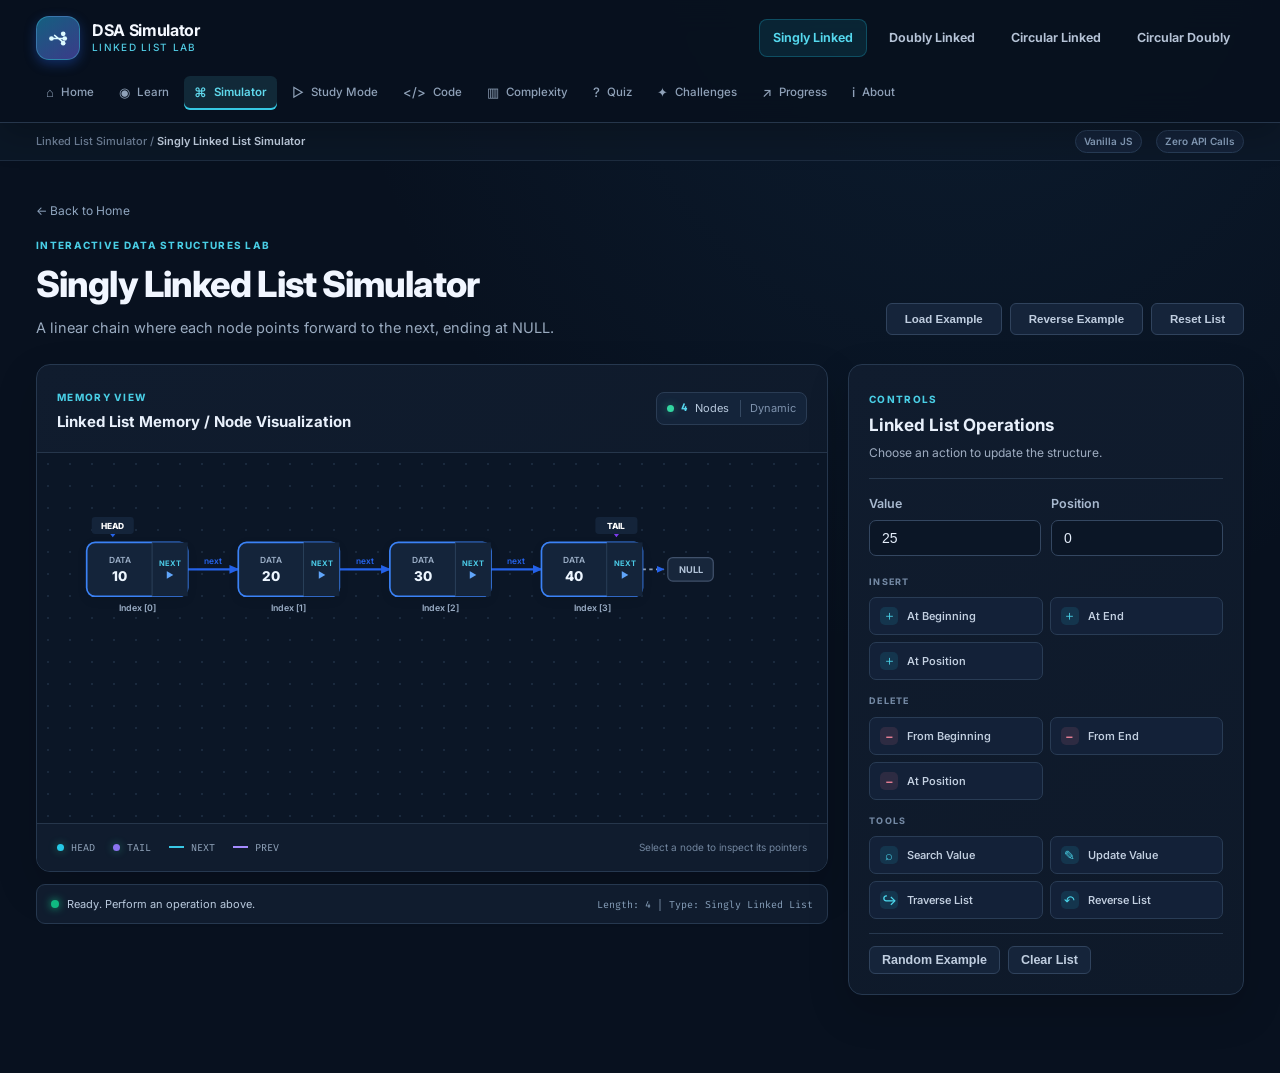
<file: index.html>
<!DOCTYPE html>
<html lang="en">
<head>
    <meta charset="UTF-8">
    <meta name="viewport" content="width=device-width, initial-scale=1.0">
    <title>DSA Simulator — Linked List Lab</title>
    <meta name="description" content="An interactive educational data structures laboratory dedicated to Linked Lists. Master Singly, Doubly, Circular Singly, and Circular Doubly linked lists with step-by-step visualizations, code in 5 languages, quizzes, and algorithmic challenges.">
    
    <!-- Google Fonts: Inter -->
    <link rel="preconnect" href="https://fonts.googleapis.com">
    <link rel="preconnect" href="https://fonts.gstatic.com" crossorigin>
    <link href="https://fonts.googleapis.com/css2?family=Fira+Code:wght@400;600&family=Inter:wght@400;500;600;700;800&display=swap" rel="stylesheet">
    
    <!-- Stylesheet -->
    <link rel="stylesheet" href="style.css">
</head>
<body>
    <div class="app-container">
        <header class="sidebar" id="app-sidebar">
            <div class="header-main-row">
                <a class="sidebar-brand" href="#view-dashboard" data-view="dashboard">
                    <div class="brand-icon" aria-hidden="true">
                        <svg viewBox="0 0 32 32" width="25" height="25" fill="none">
                            <path d="M8 16h16M11 12l10 8" stroke="currentColor" stroke-width="2" stroke-linecap="round" />
                            <circle cx="7" cy="16" r="3" fill="currentColor" />
                            <circle cx="24" cy="16" r="3" fill="currentColor" />
                            <circle cx="22" cy="10" r="3" fill="currentColor" />
                            <circle cx="22" cy="22" r="3" fill="currentColor" />
                        </svg>
                    </div>
                    <div>
                        <h1 class="brand-title">DSA Simulator</h1>
                        <div class="brand-subtitle">LINKED LIST LAB</div>
                    </div>
                </a>
                <nav class="list-type-nav" aria-label="Linked list types">
                    <a class="list-type-link active" href="#view-simulator" data-type="singly">Singly Linked</a>
                    <a class="list-type-link" href="#view-simulator" data-type="doubly">Doubly Linked</a>
                    <a class="list-type-link" href="#view-simulator" data-type="circular-singly">Circular Linked</a>
                    <a class="list-type-link" href="#view-simulator" data-type="circular-doubly">Circular Doubly</a>
                </nav>
                <button class="mobile-menu-btn" id="mobile-toggle" aria-label="Toggle learning navigation">☰</button>
            </div>
            <nav class="sidebar-nav" aria-label="Learning and practice">
                <a class="nav-item" href="#view-dashboard" data-view="dashboard"><span class="nav-icon">⌂</span><span>Home</span></a>
                <a class="nav-item" href="#view-learn" data-view="learn"><span class="nav-icon">◉</span><span>Learn</span></a>
                <a class="nav-item active" href="#view-simulator" data-view="simulator"><span class="nav-icon">⌘</span><span>Simulator</span></a>
                <a class="nav-item" href="#view-study" data-view="study"><span class="nav-icon">▷</span><span>Study Mode</span></a>
                <a class="nav-item" href="#view-code-viewer" data-view="code-viewer"><span class="nav-icon">&lt;/&gt;</span><span>Code</span></a>
                <a class="nav-item" href="#view-complexity" data-view="complexity"><span class="nav-icon">▥</span><span>Complexity</span></a>
                <a class="nav-item" href="#view-quiz" data-view="quiz"><span class="nav-icon">?</span><span>Quiz</span></a>
                <a class="nav-item" href="#view-challenges" data-view="challenges"><span class="nav-icon">✦</span><span>Challenges</span></a>
                <a class="nav-item" href="#view-progress" data-view="progress"><span class="nav-icon">↗</span><span>Progress</span></a>
                <a class="nav-item" href="#view-about" data-view="about"><span class="nav-icon">i</span><span>About</span></a>
            </nav>
        </header>

        <!-- ============================================================
             MAIN WORKSPACE
             ============================================================ -->
        <div class="main-wrapper">
            <!-- Top Navbar Header -->
            <header class="top-navbar">
                <div class="navbar-left">
                    <div class="page-breadcrumb">
                        Linked List Simulator / <strong id="current-view-title">Singly Linked List Simulator</strong>
                    </div>
                </div>
                <div class="navbar-right">
                    <span class="tag-badge">Vanilla JS</span>
                    <span class="tag-badge">Zero API Calls</span>
                </div>
            </header>

            <!-- Main Content Container -->
            <main class="content-area">
                
                <!-- 1. HOME / DASHBOARD VIEW -->
                <section class="view-section" id="view-dashboard">
                    <div class="hero-card">
                        <span class="hero-tag">Virtual DSA Laboratory</span>
                        <h1>Master Linked Lists Interactively</h1>
                        <p>Explore dynamic pointer manipulation, node allocations, bidirectional linking, and circular loops. Designed for students to build an intuitive mental model through step-by-step visual feedback.</p>
                        <div class="hero-actions">
                            <button class="btn btn-primary btn-lg" onclick="window.SimulatorUI.switchView('simulator')">🚀 Open Simulator</button>
                            <button class="btn btn-secondary btn-lg" onclick="window.SimulatorUI.switchView('study')">🎓 Guided Study Mode</button>
                            <button class="btn btn-secondary btn-lg" onclick="window.SimulatorUI.switchView('quiz')">📝 Take Quiz</button>
                        </div>
                    </div>

                    <!-- 4 Types Overview Cards -->
                    <div class="section-header">
                        <h2>The 4 Core Linked List Types</h2>
                        <p>Select any type to launch interactive exploration in the simulator.</p>
                    </div>

                    <div class="grid-4">
                        <div class="card">
                            <div style="font-size: 28px; margin-bottom: 8px;">➡️</div>
                            <h3 style="font-size: 17px; font-weight: 700; margin-bottom: 6px;">Singly Linked List</h3>
                            <p style="font-size: 13px; color: var(--text-muted); margin-bottom: 14px;">Unidirectional chain of nodes where each node contains data and a pointer to the next node. Terminates at NULL.</p>
                            <button class="btn btn-primary btn-sm" onclick="window.SimulatorUI.selectTypeAndGo('singly')">Simulate SLL</button>
                        </div>
                        <div class="card">
                            <div style="font-size: 28px; margin-bottom: 8px;">⇄</div>
                            <h3 style="font-size: 17px; font-weight: 700; margin-bottom: 6px;">Doubly Linked List</h3>
                            <p style="font-size: 13px; color: var(--text-muted); margin-bottom: 14px;">Bidirectional nodes with both <code>prev</code> and <code>next</code> pointers. Enables O(1) tail deletion and backwards traversal.</p>
                            <button class="btn btn-purple btn-sm" onclick="window.SimulatorUI.selectTypeAndGo('doubly')">Simulate DLL</button>
                        </div>
                        <div class="card">
                            <div style="font-size: 28px; margin-bottom: 8px;">🔄</div>
                            <h3 style="font-size: 17px; font-weight: 700; margin-bottom: 6px;">Circular Singly</h3>
                            <p style="font-size: 13px; color: var(--text-muted); margin-bottom: 14px;">Tail node connects back to the HEAD node rather than pointing to NULL. Forms an endless loop ideal for round-robin tasks.</p>
                            <button class="btn btn-primary btn-sm" onclick="window.SimulatorUI.selectTypeAndGo('circular-singly')">Simulate CSLL</button>
                        </div>
                        <div class="card">
                            <div style="font-size: 28px; margin-bottom: 8px;">🔁</div>
                            <h3 style="font-size: 17px; font-weight: 700; margin-bottom: 6px;">Circular Doubly</h3>
                            <p style="font-size: 13px; color: var(--text-muted); margin-bottom: 14px;">Combines bidirectional traversal with circular linkage: tail.next is HEAD and head.prev is TAIL. Maximum structural flexibility.</p>
                            <button class="btn btn-purple btn-sm" onclick="window.SimulatorUI.selectTypeAndGo('circular-doubly')">Simulate CDLL</button>
                        </div>
                    </div>

                    <!-- Arrays vs Linked Lists comparison banner -->
                    <div class="card" style="margin-top: 10px; background-color: #f8fafc; border-left: 4px solid var(--primary);">
                        <h3 style="font-size: 16px; font-weight: 700; margin-bottom: 8px;">💡 Arrays vs. Linked Lists: Key Intuition</h3>
                        <p style="font-size: 13.5px; color: #334155; line-height: 1.6;">
                            Unlike arrays that require contiguous blocks of memory, a <strong>Linked List</strong> stores elements in non-contiguous heap nodes stitched together via explicit memory address pointers. This provides effortless <strong>O(1) insertions at the head</strong> and dynamic sizing, at the tradeoff of sequential <strong>O(n) random access</strong> instead of instant index arithmetic.
                        </p>
                    </div>
                </section>

                <!-- 2. LEARN LINKED LISTS VIEW -->
                <section class="view-section" id="view-learn">
                    <div class="section-header">
                        <h2>Conceptual Guides & Deep Dives</h2>
                        <p>Detailed node anatomy, pointer mechanics, and real-world engineering applications.</p>
                    </div>

                    <div class="grid-2">
                        <div class="card">
                            <h3 style="font-size: 18px; font-weight: 700; margin-bottom: 12px; color: var(--primary);">1. Singly Linked List Anatomy</h3>
                            <p style="font-size: 14px; margin-bottom: 12px;">Every node in a Singly Linked List is an allocated struct/object with two parts:</p>
                            <ul style="margin-left: 20px; font-size: 13.5px; margin-bottom: 16px; color: #334155;">
                                <li><strong>Data Field:</strong> Holds the stored value (integer, string, object).</li>
                                <li><strong>Next Pointer:</strong> Holds the 64-bit memory address of the next node or <code>NULL</code>.</li>
                                <li><strong>HEAD:</strong> Pointer to the first element in the sequence.</li>
                                <li><strong>TAIL:</strong> Pointer to the last element (points to NULL).</li>
                            </ul>
                            <div style="background-color: #f1f5f9; padding: 12px; border-radius: var(--radius-sm); font-size: 13px; margin-bottom: 12px;">
                                <strong>Real-World Usage:</strong> Undo operations in simple text editors, image viewers (Next photo), symbol tables in compilers.
                            </div>
                            <button class="btn btn-secondary btn-sm" onclick="window.SimulatorUI.completeLesson('singly')">Mark lesson complete</button>
                        </div>

                        <div class="card">
                            <h3 style="font-size: 18px; font-weight: 700; margin-bottom: 12px; color: var(--purple);">2. Doubly Linked List Anatomy</h3>
                            <p style="font-size: 14px; margin-bottom: 12px;">Doubly linked lists add a backward pointer, enabling bidirectional traversal:</p>
                            <ul style="margin-left: 20px; font-size: 13.5px; margin-bottom: 16px; color: #334155;">
                                <li><strong>Prev Pointer:</strong> Holds the memory address of the predecessor node.</li>
                                <li><strong>Data Field:</strong> Stored element payload.</li>
                                <li><strong>Next Pointer:</strong> Holds the memory address of the successor node.</li>
                                <li><strong>O(1) Tail Deletion:</strong> Tail can move directly to <code>tail.prev</code> without scanning from HEAD!</li>
                            </ul>
                            <div style="background-color: #f1f5f9; padding: 12px; border-radius: var(--radius-sm); font-size: 13px; margin-bottom: 12px;">
                                <strong>Real-World Usage:</strong> Web browser Back & Forward navigation history, LRU (Least Recently Used) cache eviction.
                            </div>
                            <button class="btn btn-secondary btn-sm" onclick="window.SimulatorUI.completeLesson('doubly')">Mark lesson complete</button>
                        </div>

                        <div class="card">
                            <h3 style="font-size: 18px; font-weight: 700; margin-bottom: 12px; color: var(--emerald);">3. Circular Singly Linked List</h3>
                            <p style="font-size: 14px; margin-bottom: 12px;">In a circular singly list, the final node's next pointer points directly back to HEAD:</p>
                            <ul style="margin-left: 20px; font-size: 13.5px; margin-bottom: 16px; color: #334155;">
                                <li><strong>No NULL Pointer:</strong> Traversal never naturally encounters a null terminator.</li>
                                <li><strong>Cycle Termination:</strong> Loops must check <code>curr.next !== HEAD</code> to prevent infinite loops.</li>
                                <li><strong>Continuous Cycling:</strong> Any node can act as a starting point.</li>
                            </ul>
                            <div style="background-color: #f1f5f9; padding: 12px; border-radius: var(--radius-sm); font-size: 13px; margin-bottom: 12px;">
                                <strong>Real-World Usage:</strong> OS time-sharing round-robin process scheduling, streaming media circular buffers.
                            </div>
                            <button class="btn btn-secondary btn-sm" onclick="window.SimulatorUI.completeLesson('circular-singly')">Mark lesson complete</button>
                        </div>

                        <div class="card">
                            <h3 style="font-size: 18px; font-weight: 700; margin-bottom: 12px; color: var(--amber);">4. Circular Doubly Linked List</h3>
                            <p style="font-size: 14px; margin-bottom: 12px;">The ultimate linked list architecture combining bidirectional navigation and unbroken circularity:</p>
                            <ul style="margin-left: 20px; font-size: 13.5px; margin-bottom: 16px; color: #334155;">
                                <li><code>tail.next == HEAD</code> (forward circle closes at start)</li>
                                <li><code>HEAD.prev == TAIL</code> (backward circle wraps to end in O(1))</li>
                                <li>Instant access to both ends from anywhere.</li>
                            </ul>
                            <div style="background-color: #f1f5f9; padding: 12px; border-radius: var(--radius-sm); font-size: 13px; margin-bottom: 12px;">
                                <strong>Real-World Usage:</strong> Fibonacci Heaps in advanced graph algorithms, bidirectional circular playlist loops in audio players.
                            </div>
                            <button class="btn btn-secondary btn-sm" onclick="window.SimulatorUI.completeLesson('circular-doubly')">Mark lesson complete</button>
                        </div>
                    </div>
                </section>

                <!-- 3. INTERACTIVE SIMULATOR VIEW -->
                <section class="view-section active" id="view-simulator">
                    <div class="simulator-heading">
                        <div>
                            <button class="back-home-btn" onclick="window.SimulatorUI.switchView('dashboard')">← Back to Home</button>
                            <div class="section-header simulator-title-block">
                                <span class="eyebrow">INTERACTIVE DATA STRUCTURES LAB</span>
                                <h2 id="simulator-title">Singly Linked List Simulator</h2>
                                <p id="simulator-subtitle">A linear chain where each node points forward to the next, ending at NULL.</p>
                            </div>
                        </div>
                        <div class="preset-actions">
                            <button class="btn btn-secondary" onclick="window.SimulatorUI.loadExample()">Load Example</button>
                            <button class="btn btn-secondary" onclick="window.SimulatorUI.reverseExample()">Reverse Example</button>
                            <button class="btn btn-secondary" onclick="window.SimulatorUI.resetList()">Reset List</button>
                        </div>
                    </div>

                    <div class="simulator-layout">
                        <div class="simulator-visual-column">
                            <div class="visualization-card">
                                <div class="visualization-card-heading">
                                    <div>
                                        <span class="eyebrow">MEMORY VIEW</span>
                                        <h3>Linked List Memory / Node Visualization</h3>
                                    </div>
                                    <div class="memory-count">
                                        <span class="memory-led"></span>
                                        <span id="sim-node-count">4</span> Nodes
                                        <span class="memory-capacity" id="sim-capacity">Dynamic</span>
                                    </div>
                                </div>
                                <div class="visualizer-canvas-container" id="simulator-canvas" aria-label="Interactive linked list node diagram">
                                    <!-- SVG dynamically rendered here -->
                                </div>
                                <div class="visualization-legend">
                                    <span><i class="legend-dot legend-head"></i> HEAD</span>
                                    <span><i class="legend-dot legend-tail"></i> TAIL</span>
                                    <span><i class="legend-line"></i> NEXT</span>
                                    <span><i class="legend-line legend-prev"></i> PREV</span>
                                    <span class="legend-note">Select a node to inspect its pointers</span>
                                </div>
                            </div>
                            <div class="simulator-status-bar">
                                <div class="status-indicator">
                                    <div class="status-dot"></div>
                                    <span id="sim-status-text">Ready. Perform an operation above.</span>
                                </div>
                                <div id="sim-list-meta">Length: 4 | Type: Singly Linked List</div>
                            </div>
                        </div>

                        <div class="operations-panel">
                            <div class="operation-panel-heading">
                                <span class="eyebrow">CONTROLS</span>
                                <h3>Linked List Operations</h3>
                                <p>Choose an action to update the structure.</p>
                            </div>
                        <div class="ops-row">
                            <div class="form-group" style="width: 140px;">
                                <label class="form-label" for="sim-input-value">Value</label>
                                <input type="number" class="form-control" id="sim-input-value" placeholder="e.g. 42" value="25">
                            </div>

                            <div class="form-group" style="width: 140px;" id="sim-pos-group">
                                <label class="form-label" for="sim-input-pos">Position</label>
                                <input type="number" class="form-control" id="sim-input-pos" placeholder="0 to N" min="0" value="0">
                            </div>
                        </div>

                        <div class="operation-groups">
                            <div class="operation-group">
                                <span class="operation-group-label">INSERT</span>
                                <button class="operation-action" onclick="window.SimulatorUI.execInsertBeg()"><span class="action-icon">＋</span><span>At Beginning</span></button>
                                <button class="operation-action" onclick="window.SimulatorUI.execInsertEnd()"><span class="action-icon">＋</span><span>At End</span></button>
                                <button class="operation-action" onclick="window.SimulatorUI.execInsertAt()"><span class="action-icon">＋</span><span>At Position</span></button>
                            </div>
                            <div class="operation-group">
                                <span class="operation-group-label">DELETE</span>
                                <button class="operation-action action-delete" onclick="window.SimulatorUI.execDeleteBeg()"><span class="action-icon">−</span><span>From Beginning</span></button>
                                <button class="operation-action action-delete" onclick="window.SimulatorUI.execDeleteEnd()"><span class="action-icon">−</span><span>From End</span></button>
                                <button class="operation-action action-delete" onclick="window.SimulatorUI.execDeleteAt()"><span class="action-icon">−</span><span>At Position</span></button>
                            </div>
                            <div class="operation-group operation-group-utilities">
                                <span class="operation-group-label">TOOLS</span>
                                <button class="operation-action" onclick="window.SimulatorUI.execSearch()"><span class="action-icon">⌕</span><span>Search Value</span></button>
                                <button class="operation-action" onclick="window.SimulatorUI.execUpdate()"><span class="action-icon">✎</span><span>Update Value</span></button>
                                <button class="operation-action" onclick="window.SimulatorUI.execTraverse()"><span class="action-icon">↪</span><span>Traverse List</span></button>
                                <button class="operation-action" id="btn-reverse" onclick="window.SimulatorUI.execReverse()"><span class="action-icon">↶</span><span>Reverse List</span></button>
                            </div>
                            <div class="operation-footer-actions">
                                <button class="btn btn-secondary btn-sm" onclick="window.SimulatorUI.execRandom()">Random Example</button>
                                <button class="btn btn-secondary btn-sm" onclick="window.SimulatorUI.execClear()">Clear List</button>
                            </div>
                        </div>
                        </div>
                    </div>
                </section>

                <!-- 4. STEP-BY-STEP STUDY MODE VIEW -->
                <section class="view-section" id="view-study">
                    <div class="section-header">
                        <h2>Step-by-Step Study Mode</h2>
                        <p>Slow down the algorithm. Inspect every pointer assignment and understand the underlying mechanics.</p>
                    </div>

                    <div class="card" style="margin-bottom: 20px;">
                        <div class="ops-row">
                            <div class="form-group" style="width: 220px;">
                                <label class="form-label" for="study-type-select">List Type</label>
                                <select class="form-control" id="study-type-select">
                                    <option value="singly">Singly Linked List</option>
                                    <option value="doubly">Doubly Linked List</option>
                                    <option value="circular-singly">Circular Singly Linked List</option>
                                    <option value="circular-doubly">Circular Doubly Linked List</option>
                                </select>
                            </div>
                            <div class="form-group" style="width: 220px;">
                                <label class="form-label" for="study-op-select">Select Operation</label>
                                <select class="form-control" id="study-op-select">
                                    <option value="insertBeginning">Insert at Beginning</option>
                                    <option value="insertEnd">Insert at End</option>
                                    <option value="insertAt">Insert at Position</option>
                                    <option value="deleteBeginning">Delete from Beginning</option>
                                    <option value="deleteEnd">Delete from End</option>
                                    <option value="deleteAt">Delete at Position</option>
                                    <option value="search">Search for a Value</option>
                                    <option value="traverse">Traverse the List</option>
                                    <option value="updateAt">Update a Node</option>
                                    <option value="reverse">Reverse the List</option>
                                </select>
                            </div>
                            <div class="form-group" style="width: 140px;">
                                <label class="form-label" for="study-input-value">Node Value</label>
                                <input type="number" class="form-control" id="study-input-value" value="99">
                            </div>
                            <div class="form-group" style="width: 140px;">
                                <label class="form-label" for="study-input-pos">Position (Index)</label>
                                <input type="number" class="form-control" id="study-input-pos" min="0" value="2">
                            </div>
                            <button class="btn btn-primary" onclick="window.SimulatorUI.startStudyDemo()">Load Guided Demo</button>
                        </div>
                    </div>

                    <!-- Visualizer Stage for Study -->
                    <div class="visualizer-canvas-container" id="study-canvas">
                        <!-- Rendered by study visualizer -->
                    </div>

                    <!-- Step Stepper Controller Card -->
                    <div class="stepper-card">
                        <div id="study-step-info">
                            <div class="step-card">
                                <span class="step-badge">Ready</span>
                                <h4 class="step-title">Load an Operation to Begin</h4>
                                <p class="step-desc">Pick an operation from the dropdown and click "Load Guided Demo" to step through pointer changes one by one.</p>
                            </div>
                        </div>
                        <div class="grid-2" style="margin-top: 18px;">
                            <div class="card">
                                <h3 style="font-size: 16px; margin-bottom: 8px;">Pseudocode</h3>
                                <pre class="code-body" id="study-pseudocode">Choose an operation to see its algorithm.</pre>
                            </div>
                            <div class="card">
                                <h3 style="font-size: 16px; margin-bottom: 8px;">Complexity</h3>
                                <p id="study-complexity" style="font-size: 14px; line-height: 1.6; color: var(--text-muted);">Load a guided demo to see time and auxiliary space complexity.</p>
                            </div>
                        </div>

                        <div class="stepper-controls">
                            <div class="step-btn-group">
                                <button class="btn btn-secondary btn-sm" onclick="window.SimulatorUI.studyFirst()">⏮ First</button>
                                <button class="btn btn-secondary btn-sm" onclick="window.SimulatorUI.studyPrev()">◀ Previous Step</button>
                                <button class="btn btn-primary btn-sm" id="btn-study-play" onclick="window.SimulatorUI.studyPlayToggle()">▶ Play</button>
                                <button class="btn btn-secondary btn-sm" onclick="window.SimulatorUI.studyNext()">Next Step ▶</button>
                                <button class="btn btn-secondary btn-sm" onclick="window.SimulatorUI.studyLast()">⏭ Last</button>
                                <button class="btn btn-secondary btn-sm" onclick="window.SimulatorUI.studyReset()">↺ Reset</button>
                            </div>

                            <div style="display: flex; align-items: center; gap: 8px;">
                                <span style="font-size: 12px; color: var(--text-muted); font-weight: 600;">Animation Speed:</span>
                                <select class="form-control" style="width: 90px; padding: 4px 8px; font-size: 12px;" id="study-speed-select" onchange="window.SimulatorUI.setStudySpeed(this.value)">
                                    <option value="0.5">0.5x</option>
                                    <option value="1" selected>1.0x</option>
                                    <option value="1.5">1.5x</option>
                                    <option value="2">2.0x</option>
                                </select>
                            </div>
                        </div>
                    </div>
                </section>

                <!-- 5. ALGORITHM & CODE VIEWER VIEW -->
                <section class="view-section" id="view-code-viewer">
                    <div class="section-header">
                        <h2>Algorithm & Multi-Language Code Viewer</h2>
                        <p>Compare algorithm steps, pseudocode, and language examples for each selected operation.</p>
                    </div>

                    <div class="card" style="margin-bottom: 20px;">
                        <div class="ops-row">
                            <div class="form-group" style="width: 220px;">
                                <label class="form-label">Data Structure Type</label>
                                <select class="form-control" id="code-list-type" onchange="window.SimulatorUI.updateCodeViewer()">
                                    <option value="singly">Singly Linked List</option>
                                    <option value="doubly">Doubly Linked List</option>
                                    <option value="circularSingly">Circular Singly List</option>
                                    <option value="circularDoubly">Circular Doubly List</option>
                                </select>
                            </div>
                            <div class="form-group" style="width: 240px;">
                                <label class="form-label">Operation</label>
                                <select class="form-control" id="code-operation" onchange="window.SimulatorUI.updateCodeViewer()">
                                    <option value="insertBeginning">Insert at Beginning</option>
                                    <option value="insertEnd">Insert at End</option>
                                    <option value="insertAt">Insert at Position</option>
                                    <option value="deleteBeginning">Delete from Beginning</option>
                                    <option value="deleteEnd">Delete from End</option>
                                    <option value="deleteAt">Delete at Position</option>
                                    <option value="search">Search for a Value</option>
                                    <option value="traverse">Traverse the List</option>
                                    <option value="updateAt">Update a Node</option>
                                    <option value="reverse">Reverse List</option>
                                </select>
                            </div>
                        </div>
                    </div>

                    <div class="code-viewer-container">
                        <div class="code-header">
                            <div class="lang-tabs">
                                <button class="lang-tab active" data-lang="steps" onclick="window.SimulatorUI.setCodeLang('steps')">Algorithm Steps</button>
                                <button class="lang-tab" data-lang="pseudocode" onclick="window.SimulatorUI.setCodeLang('pseudocode')">Pseudocode</button>
                                <button class="lang-tab" data-lang="javascript" onclick="window.SimulatorUI.setCodeLang('javascript')">JavaScript</button>
                                <button class="lang-tab" data-lang="c" onclick="window.SimulatorUI.setCodeLang('c')">C</button>
                                <button class="lang-tab" data-lang="cpp" onclick="window.SimulatorUI.setCodeLang('cpp')">C++</button>
                                <button class="lang-tab" data-lang="python" onclick="window.SimulatorUI.setCodeLang('python')">Python</button>
                            </div>
                            <button class="btn btn-secondary btn-sm" onclick="window.SimulatorUI.copyCode()">📋 Copy Code</button>
                        </div>
                        <pre class="code-body" id="code-display-block">// Code will load here</pre>
                    </div>
                </section>

                <!-- 6. COMPLEXITY COMPARISON VIEW -->
                <section class="view-section" id="view-complexity">
                    <div class="section-header">
                        <h2>Time & Space Complexity Matrix</h2>
                        <p>Direct comparison across all 4 linked list variations and contiguous arrays.</p>
                    </div>

                    <div class="complexity-table-wrapper card" style="padding: 0;">
                        <table class="complexity-table">
                            <thead>
                                <tr>
                                    <th>Operation</th>
                                    <th>Array (Dynamic)</th>
                                    <th>Singly (SLL)</th>
                                    <th>Doubly (DLL)</th>
                                    <th>Circular Singly</th>
                                    <th>Circular Doubly</th>
                                </tr>
                            </thead>
                            <tbody>
                                <tr>
                                    <td><strong>Access by Index</strong></td>
                                    <td><span class="badge-o1">O(1)</span></td>
                                    <td><span class="badge-on">O(n)</span></td>
                                    <td><span class="badge-on">O(n)</span></td>
                                    <td><span class="badge-on">O(n)</span></td>
                                    <td><span class="badge-on">O(n)</span></td>
                                </tr>
                                <tr>
                                    <td><strong>Search Value</strong></td>
                                    <td><span class="badge-on">O(n)</span></td>
                                    <td><span class="badge-on">O(n)</span></td>
                                    <td><span class="badge-on">O(n)</span></td>
                                    <td><span class="badge-on">O(n)</span></td>
                                    <td><span class="badge-on">O(n)</span></td>
                                </tr>
                                <tr>
                                    <td><strong>Insert at Beginning</strong></td>
                                    <td><span class="badge-on">O(n)</span> (shift)</td>
                                    <td><span class="badge-o1">O(1)</span></td>
                                    <td><span class="badge-o1">O(1)</span></td>
                                    <td><span class="badge-o1">O(1)</span></td>
                                    <td><span class="badge-o1">O(1)</span></td>
                                </tr>
                                <tr>
                                    <td><strong>Insert at End (with Tail)</strong></td>
                                    <td><span class="badge-o1">O(1)*</span></td>
                                    <td><span class="badge-o1">O(1)</span></td>
                                    <td><span class="badge-o1">O(1)</span></td>
                                    <td><span class="badge-o1">O(1)</span></td>
                                    <td><span class="badge-o1">O(1)</span></td>
                                </tr>
                                <tr>
                                    <td><strong>Delete from Beginning</strong></td>
                                    <td><span class="badge-on">O(n)</span> (shift)</td>
                                    <td><span class="badge-o1">O(1)</span></td>
                                    <td><span class="badge-o1">O(1)</span></td>
                                    <td><span class="badge-o1">O(1)</span></td>
                                    <td><span class="badge-o1">O(1)</span></td>
                                </tr>
                                <tr>
                                    <td><strong>Delete from End (with Tail)</strong></td>
                                    <td><span class="badge-o1">O(1)</span></td>
                                    <td><span class="badge-on">O(n)</span> (no prev)</td>
                                    <td><span class="badge-o1">O(1)</span> (has prev)</td>
                                    <td><span class="badge-on">O(n)</span> (no prev)</td>
                                    <td><span class="badge-o1">O(1)</span> (has prev)</td>
                                </tr>
                                <tr>
                                    <td><strong>Insert / Delete at Position k</strong></td>
                                    <td><span class="badge-on">O(n)</span></td>
                                    <td><span class="badge-on">O(k)</span></td>
                                    <td><span class="badge-on">O(min(k, n-k))</span></td>
                                    <td><span class="badge-on">O(k)</span></td>
                                    <td><span class="badge-on">O(min(k, n-k))</span></td>
                                </tr>
                                <tr>
                                    <td><strong>Auxiliary Space</strong></td>
                                    <td><span class="badge-space">O(1)</span></td>
                                    <td><span class="badge-space">O(1)</span></td>
                                    <td><span class="badge-space">O(1)</span></td>
                                    <td><span class="badge-space">O(1)</span></td>
                                    <td><span class="badge-space">O(1)</span></td>
                                </tr>
                                <tr>
                                    <td><strong>Memory Overhead per Node</strong></td>
                                    <td>None</td>
                                    <td>1 Pointer (8 bytes)</td>
                                    <td>2 Pointers (16 bytes)</td>
                                    <td>1 Pointer (8 bytes)</td>
                                    <td>2 Pointers (16 bytes)</td>
                                </tr>
                            </tbody>
                        </table>
                    </div>

                    <div class="card" style="margin-top: 20px;">
                        <h3 style="font-size: 16px; font-weight: 700; margin-bottom: 8px;">Key Takeaway: The "Delete Tail" Paradox</h3>
                        <p style="font-size: 13.5px; color: #334155; line-height: 1.6;">
                            Students often assume that having a <strong>TAIL pointer</strong> makes deleting the last node O(1) in a Singly Linked List. It does not! Because to update <code>TAIL</code>, you must find the <em>second-to-last</em> node, which requires traversing all <code>n</code> nodes from HEAD. This is precisely why <strong>Doubly Linked Lists</strong> are indispensable: their backward <code>prev</code> pointer turns tail deletion into a pure <strong>O(1) operation</strong>.
                        </p>
                    </div>
                </section>

                <!-- 7. QUIZ AND PRACTICE VIEW -->
                <section class="view-section" id="view-quiz">
                    <div class="section-header">
                        <h2>Interactive Quiz & Assessment</h2>
                        <p>Test your knowledge with 20 conceptual, tracing, and debugging questions across 3 tiers.</p>
                    </div>

                    <div class="quiz-container">
                        <div class="quiz-header">
                            <div>
                                <span style="font-size: 12px; font-weight: 700; color: var(--text-muted); text-transform: uppercase;">Question <span id="quiz-curr-num">1</span> of <span id="quiz-total-num">20</span></span>
                                <h3 style="font-size: 16px; font-weight: 700;" id="quiz-difficulty-tag">Beginner Tier</h3>
                            </div>
                            <div class="difficulty-filter-group">
                                <button class="diff-btn active" data-diff="all" onclick="window.SimulatorUI.filterQuiz('all')">All</button>
                                <button class="diff-btn" data-diff="beginner" onclick="window.SimulatorUI.filterQuiz('beginner')">Beginner</button>
                                <button class="diff-btn" data-diff="intermediate" onclick="window.SimulatorUI.filterQuiz('intermediate')">Intermediate</button>
                                <button class="diff-btn" data-diff="advanced" onclick="window.SimulatorUI.filterQuiz('advanced')">Advanced</button>
                            </div>
                        </div>

                        <div class="quiz-question-box">
                            <h3 class="quiz-question-title" id="quiz-question-text">Loading question...</h3>
                            <div class="quiz-options-list" id="quiz-options-container">
                                <!-- Options rendered dynamically -->
                            </div>
                            <div class="quiz-explanation-box" id="quiz-explanation" style="display: none;">
                                <!-- Explanation text -->
                            </div>
                        </div>

                        <div style="display: flex; justify-content: space-between; align-items: center;">
                            <div style="font-size: 13.5px; font-weight: 600; color: var(--text-muted);">
                                Score: <span id="quiz-score-val" style="color: var(--primary);">0</span> / <span id="quiz-answered-val">0</span>
                            </div>
                            <button class="btn btn-primary" id="btn-quiz-next" onclick="window.SimulatorUI.nextQuizQuestion()">Next Question ▶</button>
                        </div>
                    </div>
                </section>

                <!-- 8. PRACTICE CHALLENGE MODE VIEW -->
                <section class="view-section" id="view-challenges">
                    <div class="section-header">
                        <h2>Practice Challenges</h2>
                        <p>Solve targeted pointer puzzles with hints and automated solution verification.</p>
                    </div>

                    <div class="grid-3" style="margin-bottom: 24px;">
                        <div class="challenge-card">
                            <div>
                                <span class="chal-badge beginner">Beginner</span>
                                <h4 style="font-size: 16px; font-weight: 700; margin: 10px 0 6px;">Insert at Position 3</h4>
                                <p style="font-size: 13px; color: var(--text-muted); margin-bottom: 12px;">Insert value 99 into a 5-node list at index 3.</p>
                            </div>
                            <button class="btn btn-primary btn-sm" onclick="window.SimulatorUI.loadChallenge(0)">Start Challenge 1</button>
                        </div>
                        <div class="challenge-card">
                            <div>
                                <span class="chal-badge beginner">Beginner</span>
                                <h4 style="font-size: 16px; font-weight: 700; margin: 10px 0 6px;">Delete Specified Value</h4>
                                <p style="font-size: 13px; color: var(--text-muted); margin-bottom: 12px;">Locate node with value 99 and splice it out of the list.</p>
                            </div>
                            <button class="btn btn-primary btn-sm" onclick="window.SimulatorUI.loadChallenge(1)">Start Challenge 2</button>
                        </div>
                        <div class="challenge-card">
                            <div>
                                <span class="chal-badge intermediate">Intermediate</span>
                                <h4 style="font-size: 16px; font-weight: 700; margin: 10px 0 6px;">Reverse Singly List</h4>
                                <p style="font-size: 13px; color: var(--text-muted); margin-bottom: 12px;">Invert pointers so [1, 2, 3, 4, 5] becomes [5, 4, 3, 2, 1].</p>
                            </div>
                            <button class="btn btn-purple btn-sm" onclick="window.SimulatorUI.loadChallenge(2)">Start Challenge 3</button>
                        </div>
                        <div class="challenge-card">
                            <div>
                                <span class="chal-badge intermediate">Intermediate</span>
                                <h4 style="font-size: 16px; font-weight: 700; margin: 10px 0 6px;">Find Middle Node</h4>
                                <p style="font-size: 13px; color: var(--text-muted); margin-bottom: 12px;">Use two pointers (Tortoise & Hare) to isolate the midpoint node.</p>
                            </div>
                            <button class="btn btn-purple btn-sm" onclick="window.SimulatorUI.loadChallenge(3)">Start Challenge 4</button>
                        </div>
                        <div class="challenge-card">
                            <div>
                                <span class="chal-badge intermediate">Intermediate</span>
                                <h4 style="font-size: 16px; font-weight: 700; margin: 10px 0 6px;">Circular Linkage</h4>
                                <p style="font-size: 13px; color: var(--text-muted); margin-bottom: 12px;">Append a node to CSLL and confirm loopback to HEAD.</p>
                            </div>
                            <button class="btn btn-purple btn-sm" onclick="window.SimulatorUI.loadChallenge(4)">Start Challenge 5</button>
                        </div>
                        <div class="challenge-card">
                            <div>
                                <span class="chal-badge advanced">Advanced</span>
                                <h4 style="font-size: 16px; font-weight: 700; margin: 10px 0 6px;">DLL Two-Way Deletion</h4>
                                <p style="font-size: 13px; color: var(--text-muted); margin-bottom: 12px;">Delete tail in O(1) time using bidirectional pointers.</p>
                            </div>
                            <button class="btn btn-primary btn-sm" onclick="window.SimulatorUI.loadChallenge(5)">Start Challenge 6</button>
                        </div>
                        <div class="challenge-card">
                            <div>
                                <span class="chal-badge advanced">Advanced</span>
                                <h4 style="font-size: 16px; font-weight: 700; margin: 10px 0 6px;">Detect a Cycle</h4>
                                <p style="font-size: 13px; color: var(--text-muted); margin-bottom: 12px;">Use Floyd's slow and fast pointers to detect a loop.</p>
                            </div>
                            <button class="btn btn-purple btn-sm" onclick="window.SimulatorUI.loadChallenge(6)">Start Challenge 7</button>
                        </div>
                        <div class="challenge-card">
                            <div>
                                <span class="chal-badge advanced">Advanced</span>
                                <h4 style="font-size: 16px; font-weight: 700; margin: 10px 0 6px;">Merge Sorted Lists</h4>
                                <p style="font-size: 13px; color: var(--text-muted); margin-bottom: 12px;">Merge two sorted singly linked lists in linear time.</p>
                            </div>
                            <button class="btn btn-purple btn-sm" onclick="window.SimulatorUI.loadChallenge(7)">Start Challenge 8</button>
                        </div>
                    </div>

                    <!-- Active Challenge Playground Card -->
                    <div class="card" id="chal-active-panel" style="display: none; border-color: var(--primary);">
                        <div style="display: flex; justify-content: space-between; align-items: flex-start; margin-bottom: 14px;">
                            <div>
                                <span class="tag-badge" id="chal-active-badge">Active Task</span>
                                <h3 style="font-size: 20px; font-weight: 800; margin-top: 6px;" id="chal-active-title">Challenge Title</h3>
                                <p style="font-size: 14px; color: var(--text-muted);" id="chal-active-instr">Instructions</p>
                            </div>
                            <button class="btn btn-secondary btn-sm" onclick="window.SimulatorUI.revealNextHint()">💡 Hint (<span id="chal-hints-count">0/3</span>)</button>
                        </div>

                        <div id="chal-hint-drawer" style="display: none; padding: 12px 16px; background-color: var(--amber-light); border-left: 4px solid var(--amber); border-radius: var(--radius-sm); margin-bottom: 16px; font-size: 13px;">
                            <!-- Hint content -->
                        </div>

                        <div class="ops-row" style="align-items: end; margin-bottom: 14px;">
                            <div class="form-group" style="width: 150px;">
                                <label class="form-label" for="chal-input-value">Value</label>
                                <input class="form-control" type="number" id="chal-input-value" value="99">
                            </div>
                            <div class="form-group" style="width: 150px;">
                                <label class="form-label" for="chal-input-pos">Position (Index)</label>
                                <input class="form-control" type="number" id="chal-input-pos" min="0" value="0">
                            </div>
                            <div class="op-btn-group">
                                <button class="btn btn-primary btn-sm" onclick="window.SimulatorUI.challengeAction('insertBeginning')">Insert Beginning</button>
                                <button class="btn btn-primary btn-sm" onclick="window.SimulatorUI.challengeAction('insertEnd')">Insert End</button>
                                <button class="btn btn-primary btn-sm" onclick="window.SimulatorUI.challengeAction('insertAt')">Insert at Position</button>
                                <button class="btn btn-danger btn-sm" onclick="window.SimulatorUI.challengeAction('deleteBeginning')">Delete Beginning</button>
                                <button class="btn btn-danger btn-sm" onclick="window.SimulatorUI.challengeAction('deleteEnd')">Delete End</button>
                                <button class="btn btn-danger btn-sm" onclick="window.SimulatorUI.challengeAction('deleteAt')">Delete at Position</button>
                                <button class="btn btn-secondary btn-sm" onclick="window.SimulatorUI.challengeAction('search')">Search Value</button>
                                <button class="btn btn-secondary btn-sm" onclick="window.SimulatorUI.challengeAction('detectCycle')">Detect Cycle</button>
                                <button class="btn btn-purple btn-sm" onclick="window.SimulatorUI.challengeAction('mergeSorted')">Merge Sorted Lists</button>
                                <button class="btn btn-purple btn-sm" onclick="window.SimulatorUI.challengeAction('reverse')">Reverse</button>
                            </div>
                        </div>
                        <p id="chal-status" class="text-muted" aria-live="polite" style="margin-bottom: 12px;">Perform the requested task using these controls, then check your solution.</p>
                        <div id="chal-merge-info" style="display: none; margin-bottom: 14px; padding: 12px 16px; background: var(--primary-light); border-radius: var(--radius-sm); font-size: 13px;">
                            <strong>Second sorted list:</strong> <code id="chal-merge-second-values"></code>
                        </div>

                        <!-- Canvas for Challenge -->
                        <div class="visualizer-canvas-container" id="chal-canvas" style="min-height: 220px;">
                            <!-- Visualizer -->
                        </div>

                        <div style="display: flex; gap: 10px; margin-top: 14px;">
                            <button class="btn btn-primary" onclick="window.SimulatorUI.verifyChallengeSolution()">Check Solution</button>
                            <button class="btn btn-secondary" onclick="window.SimulatorUI.resetChallengePlayground()">Reset Challenge</button>
                        </div>
                    </div>
                </section>

                <!-- 9. PROGRESS DASHBOARD VIEW -->
                <section class="view-section" id="view-progress">
                    <div class="section-header">
                        <h2>Your Learning Progress</h2>
                        <p>Track completed lessons, quiz accuracy, and solved challenges stored locally.</p>
                    </div>

                    <div class="grid-4" style="margin-bottom: 24px;">
                        <div class="stat-widget">
                            <div class="stat-number" id="stat-lessons-count">0/4</div>
                            <div class="stat-label">Lessons Completed</div>
                        </div>
                        <p id="stat-topics-remaining" class="card" style="font-size: 14px; margin-bottom: 24px;">4 list-type lessons remain.</p>
                        <div class="stat-widget">
                            <div class="stat-number" id="stat-ops-count">0</div>
                            <div class="stat-label">Operations Executed</div>
                        </div>
                        <div class="stat-widget">
                            <div class="stat-number" id="stat-quiz-accuracy">0%</div>
                            <div class="stat-label">Quiz Accuracy</div>
                        </div>
                        <div class="stat-widget">
                            <div class="stat-number" id="stat-chal-count">0/8</div>
                            <div class="stat-label">Challenges Solved</div>
                        </div>
                    </div>

                    <div class="card">
                        <h3 style="font-size: 17px; font-weight: 700; margin-bottom: 12px;">Storage & Progress Reset</h3>
                        <p style="font-size: 13.5px; color: var(--text-muted); margin-bottom: 18px;">
                            All quiz records and challenge completions are saved directly in your browser's <code>localStorage</code>. No remote account or telemetry is required.
                        </p>
                        <button class="btn btn-danger btn-sm" onclick="window.SimulatorUI.confirmResetProgress()">Reset All Progress</button>
                    </div>
                </section>

                <!-- 10. ABOUT THE PROJECT VIEW -->
                <section class="view-section" id="view-about">
                    <div class="section-header">
                        <h2>About Linked List Learning Simulator</h2>
                        <p>Academic design principles, implementation details, and architecture.</p>
                    </div>

                    <div class="card">
                        <h3 style="font-size: 18px; font-weight: 700; margin-bottom: 10px;">Purpose & Pedagogy</h3>
                        <p style="font-size: 14px; color: #334155; line-height: 1.6; margin-bottom: 16px;">
                            This simulator was built as a dedicated virtual laboratory for Computer Science and Software Engineering students studying Data Structures and Algorithms. By translating abstract pointer concepts into vivid visual structures with real-time bidirectional arrows and step-by-step state engines, students develop an enduring intuition for dynamic memory management.
                        </p>

                        <h4 style="font-size: 15px; font-weight: 700; margin-bottom: 8px;">Technical Highlights</h4>
                        <ul style="margin-left: 20px; font-size: 13.5px; color: #334155; line-height: 1.7; margin-bottom: 16px;">
                            <li><strong>Pure Web Standards:</strong> HTML5, modern CSS3, and Vanilla JavaScript. Zero external frameworks, zero bundlers, and zero API dependencies.</li>
                            <li><strong>Authentic Data Structures:</strong> Every operation executes real JavaScript classes (`SinglyLinkedList`, `DoublyLinkedList`, `CircularSinglyLinkedList`, `CircularDoublyLinkedList`) synchronized with an SVG visualizer.</li>
                            <li><strong>Safe Traversal:</strong> Built-in cycle guards prevent infinite loops during circular list traversals.</li>
                            <li><strong>Polyglot Code Viewer:</strong> Multi-language reference implementations in JavaScript, C, C++, and Python alongside language-agnostic pseudocode.</li>
                        </ul>

                        <div style="padding: 12px 16px; background-color: var(--primary-light); border-radius: var(--radius-sm); font-size: 13px; color: var(--primary);">
                            <strong>Local Execution:</strong> Open <code>index.html</code> directly in Google Chrome, Microsoft Edge, Mozilla Firefox, or Safari, or run via <code>python server.py</code>.
                        </div>
                    </div>
                </section>

            </main>
        </div>
    </div>

    <!-- Node Inspector Popover Modal -->
    <div class="modal-overlay" id="node-modal">
        <div class="modal-dialog">
            <div class="modal-header">
                <h3 style="font-size: 17px; font-weight: 700;" id="modal-node-title">Node Inspector</h3>
                <button class="modal-close" onclick="window.SimulatorUI.closeNodeModal()">✕</button>
            </div>
            <div id="modal-node-body" style="font-size: 13.5px; line-height: 1.6; color: #334155;">
                <!-- Populated dynamically -->
            </div>
        </div>
    </div>

    <!-- Toast Notification Container -->
    <div class="toast-container" id="toast-container"></div>

    <!-- Core Engine & UI Binding Script -->
    <script src="script.js"></script>
</body>
</html>
</file>
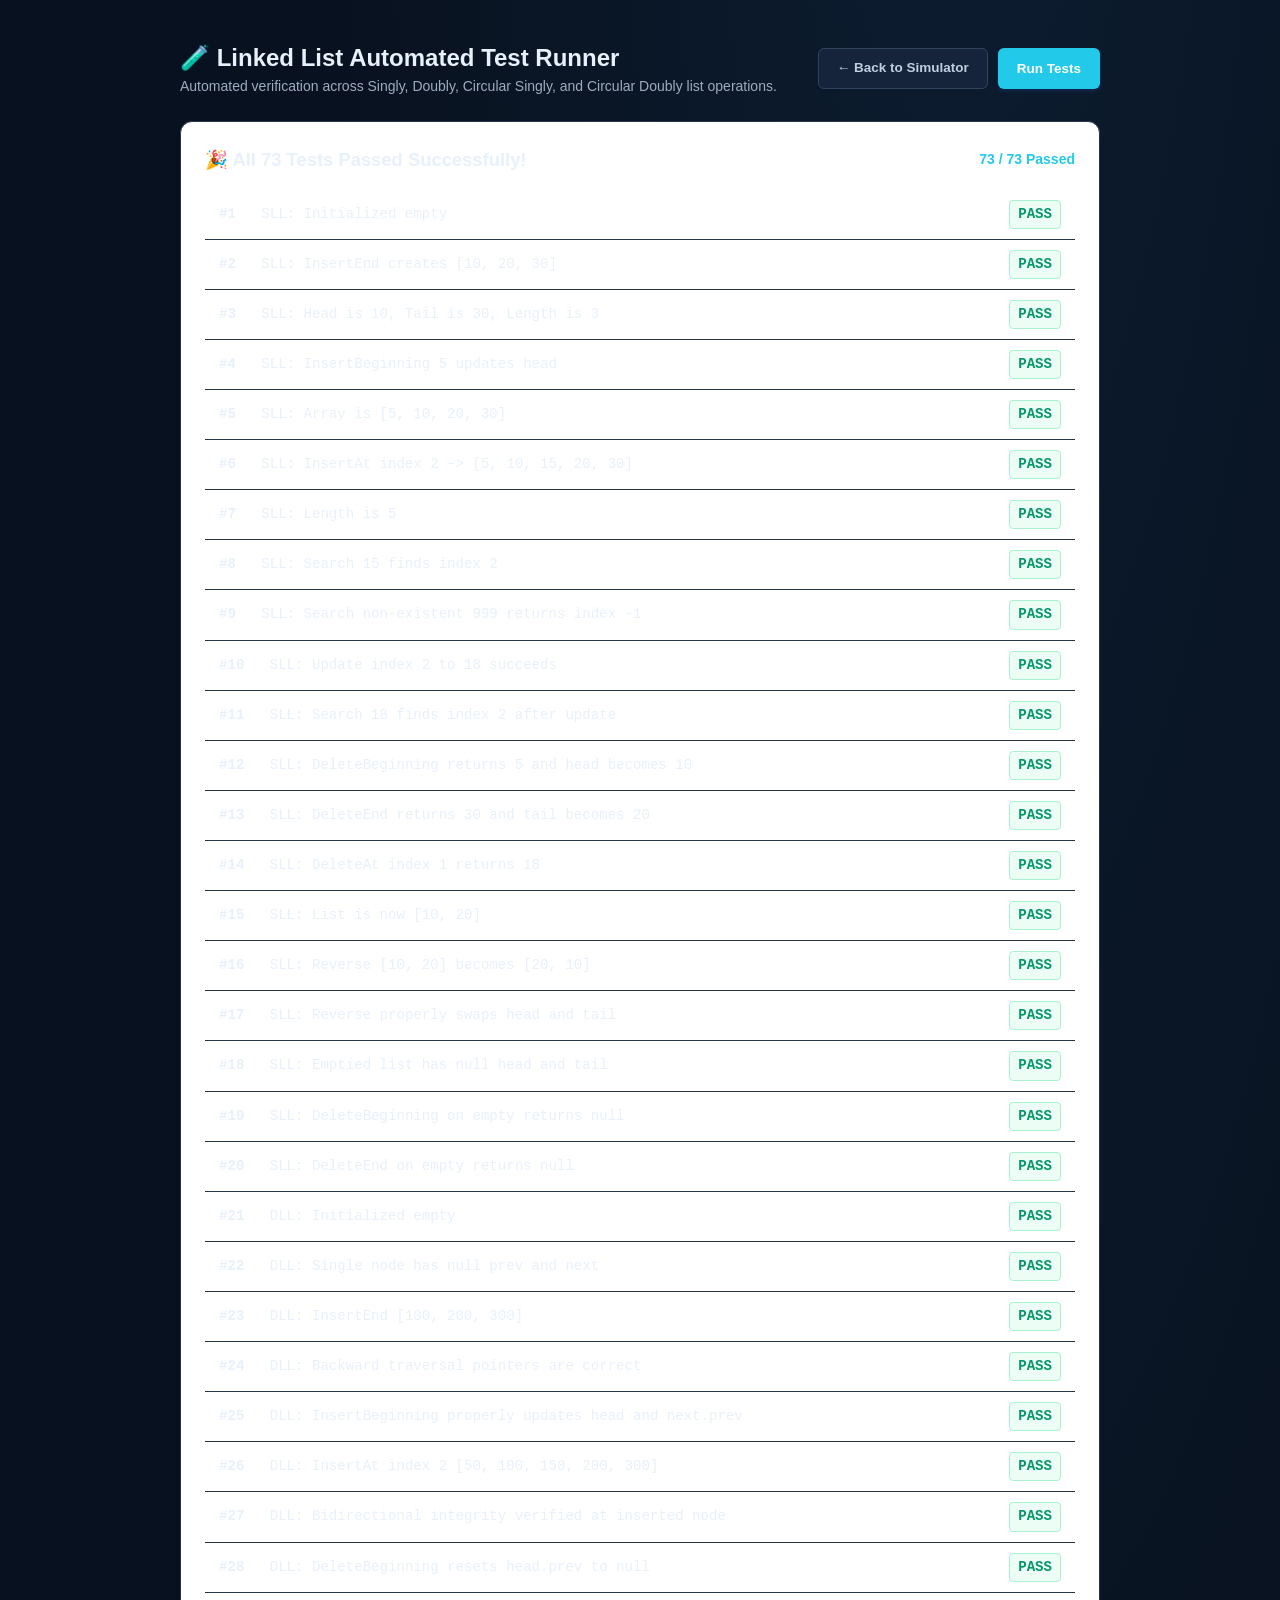
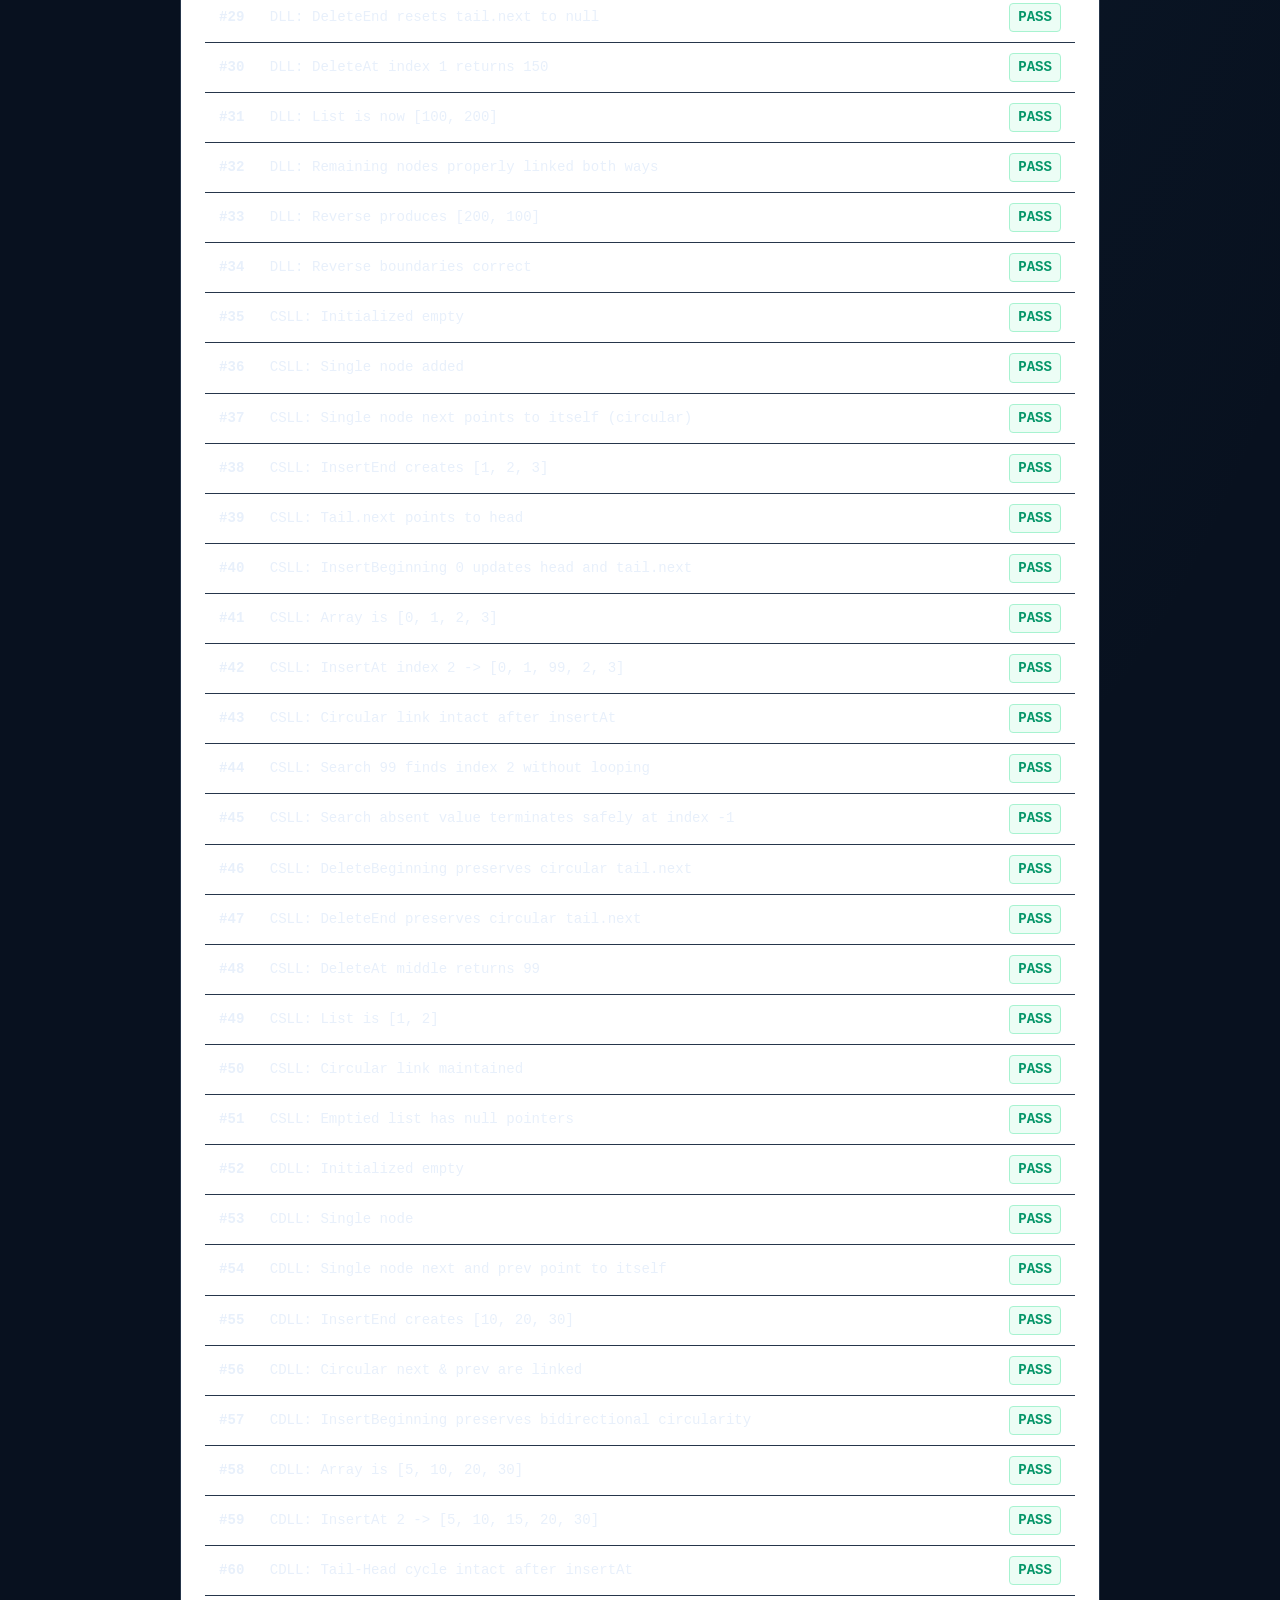
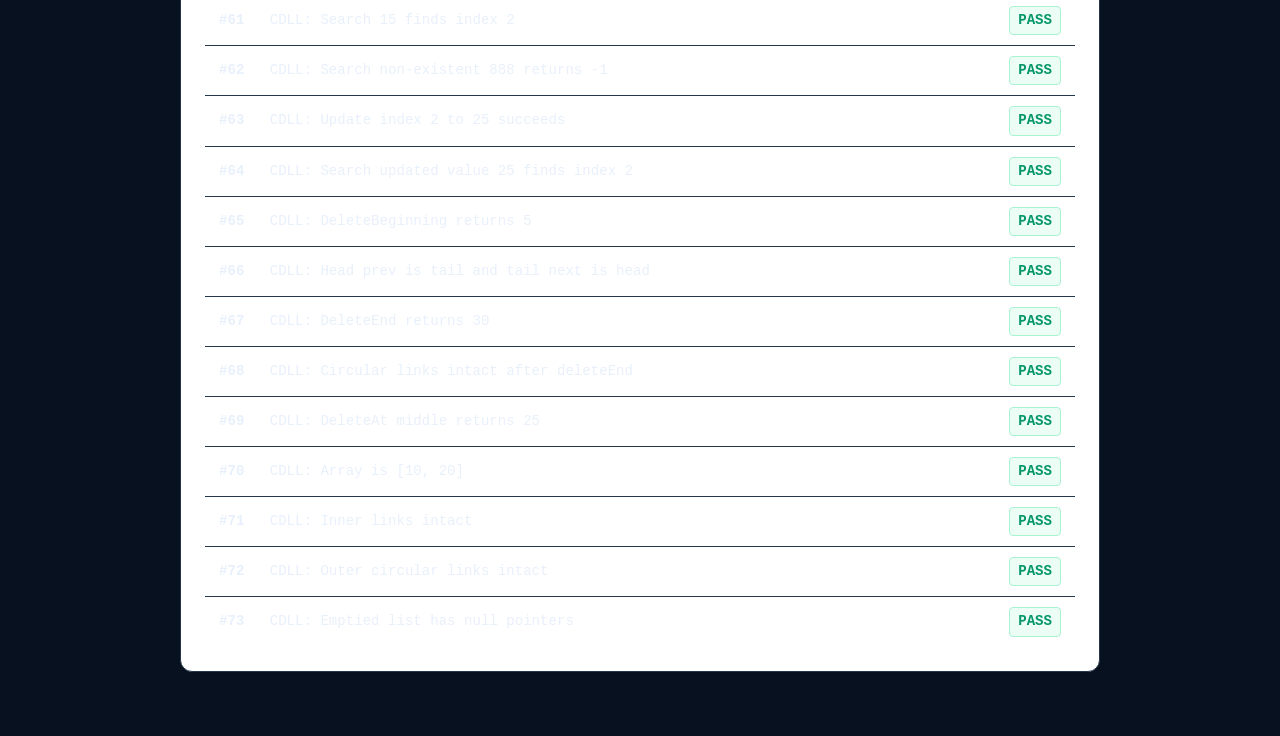
<file: test/test_runner.html>
<!DOCTYPE html>
<html lang="en">
<head>
    <meta charset="UTF-8">
    <meta name="viewport" content="width=device-width, initial-scale=1.0">
    <title>Linked List Simulator - Automated Test Runner</title>
    <link rel="stylesheet" href="../style.css">
    <style>
        body { padding: 40px 20px; max-width: 960px; margin: 0 auto; background-color: var(--bg-app); font-family: var(--font-sans); }
        .test-header { display: flex; justify-content: space-between; align-items: center; margin-bottom: 24px; }
        .test-card { background: #ffffff; border: 1px solid var(--border-color); border-radius: 12px; padding: 24px; margin-bottom: 24px; box-shadow: var(--shadow-sm); }
        .test-item { display: flex; align-items: center; justify-content: space-between; padding: 10px 14px; border-bottom: 1px solid var(--border-color); font-family: var(--font-mono); font-size: 0.88rem; }
        .test-item:last-child { border-bottom: none; }
        .badge-pass { background: #ecfdf5; color: #059669; border: 1px solid #a7f3d0; padding: 3px 8px; border-radius: 4px; font-weight: 700; }
        .badge-fail { background: #fef2f2; color: #dc2626; border: 1px solid #fecaca; padding: 3px 8px; border-radius: 4px; font-weight: 700; }
    </style>
</head>
<body>
    <div class="test-header">
        <div>
            <h1 style="font-size: 24px; font-weight: 800; color: var(--text-main);">🧪 Linked List Automated Test Runner</h1>
            <p style="color: var(--text-muted); font-size: 14px;">Automated verification across Singly, Doubly, Circular Singly, and Circular Doubly list operations.</p>
        </div>
        <div style="display: flex; gap: 10px;">
            <a href="../index.html" class="btn btn-secondary">← Back to Simulator</a>
            <button id="run-tests-btn" class="btn btn-primary">Run Tests</button>
        </div>
    </div>

    <div class="test-card">
        <div style="display: flex; justify-content: space-between; align-items: center; margin-bottom: 16px;">
            <h2 id="summary-title" style="margin: 0; font-size: 1.15rem; font-weight: 700;">Ready to execute tests</h2>
            <div id="stat-counters" style="font-weight: 700; font-size: 14px; color: var(--primary);"></div>
        </div>
        <div id="test-list-container">
            <p style="color: var(--text-muted);">Click "Run Tests" to execute all 73 automated tests.</p>
        </div>
    </div>

    <!-- Scripts -->
    <script src="../script.js"></script>
    <script src="tests.js"></script>
    <script>
        function execute() {
            if (typeof window.runAllTests !== 'function') {
                document.getElementById('summary-title').textContent = 'Error: test suite not loaded.';
                return;
            }

            const results = window.runAllTests();
            const container = document.getElementById('test-list-container');
            const summaryTitle = document.getElementById('summary-title');
            const counters = document.getElementById('stat-counters');

            let passCount = 0;
            let html = '';

            results.forEach((r, idx) => {
                if (r.status === 'PASS') passCount++;
                html += `
                    <div class="test-item">
                        <span><strong>#${idx + 1}</strong> &nbsp; ${r.name}</span>
                        <span class="${r.status === 'PASS' ? 'badge-pass' : 'badge-fail'}">${r.status}</span>
                    </div>
                `;
            });

            container.innerHTML = html;
            summaryTitle.textContent = passCount === results.length ? '🎉 All 73 Tests Passed Successfully!' : '⚠️ Test Failures Detected';
            counters.textContent = `${passCount} / ${results.length} Passed`;
        }

        document.getElementById('run-tests-btn').addEventListener('click', execute);
        window.addEventListener('DOMContentLoaded', execute);
    </script>
</body>
</html>
</file>
<file: style.css>
/* ==========================================================================
   Linked List Learning Simulator - Stylesheet
   Design System: Midnight Navy Lab, Cyan & Purple Accents
   ========================================================================== */

:root {
    /* Palette Tokens */
    --bg-app: #08111f;
    --bg-surface: #101c2e;
    --bg-surface-alt: #15243a;
    --bg-sidebar: #091321;
    --bg-sidebar-card: #142238;
    --bg-sidebar-hover: #1d304b;

    --text-main: #e8f0fb;
    --text-muted: #9eacc0;
    --text-subtle: #70839d;
    --text-sidebar: #cbd5e1;
    --text-sidebar-bright: #ffffff;

    --primary: #22c9e8;
    --primary-hover: #0ea5c7;
    --primary-light: #102c3d;
    --primary-border: #22566a;

    --purple: #8b73ef;
    --purple-hover: #765bdd;
    --purple-light: #241f3f;
    --purple-border: #4c4078;

    --emerald: #32d5a0;
    --emerald-light: #0e302e;
    --emerald-border: #1f6157;

    --amber: #f5b54f;
    --amber-light: #3a2e1b;
    --amber-border: #705329;

    --rose: #ef718a;
    --rose-light: #3a202d;
    --rose-border: #704052;

    --border-color: #26364b;
    --border-color-dark: #354962;

    --shadow-sm: 0 1px 2px 0 rgba(0, 0, 0, 0.05);
    --shadow-md: 0 4px 6px -1px rgba(0, 0, 0, 0.08), 0 2px 4px -1px rgba(0, 0, 0, 0.04);
    --shadow-lg: 0 10px 15px -3px rgba(0, 0, 0, 0.1), 0 4px 6px -2px rgba(0, 0, 0, 0.05);
    --shadow-xl: 0 20px 25px -5px rgba(0, 0, 0, 0.1), 0 10px 10px -5px rgba(0, 0, 0, 0.04);

    --radius-sm: 6px;
    --radius-md: 10px;
    --radius-lg: 16px;
    --radius-full: 9999px;

    --font-sans: 'Inter', -apple-system, BlinkMacSystemFont, 'Segoe UI', Roboto, Helvetica, Arial, sans-serif;
    --font-mono: 'Fira Code', 'Cascadia Code', 'Consolas', 'Monaco', monospace;

    --sidebar-width: 270px;
}

/* Reset & Box Sizing */
*, *::before, *::after {
    box-sizing: border-box;
    margin: 0;
    padding: 0;
}

body {
    font-family: var(--font-sans);
    background-color: var(--bg-app);
    color: var(--text-main);
    line-height: 1.5;
    -webkit-font-smoothing: antialiased;
    overflow-x: hidden;
}

/* Layout Structure */
.app-container {
    display: flex;
    min-height: 100vh;
}

/* --------------------------------------------------------------------------
   SIDEBAR NAVIGATION
   -------------------------------------------------------------------------- */
.sidebar {
    width: var(--sidebar-width);
    background-color: var(--bg-sidebar);
    color: var(--text-sidebar);
    display: flex;
    flex-direction: column;
    position: fixed;
    top: 0;
    bottom: 0;
    left: 0;
    z-index: 100;
    transition: transform 0.3s cubic-bezier(0.4, 0, 0.2, 1);
    border-right: 1px solid rgba(255, 255, 255, 0.08);
}

.sidebar-brand {
    padding: 24px 20px;
    display: flex;
    align-items: center;
    gap: 12px;
    border-bottom: 1px solid rgba(255, 255, 255, 0.08);
}

.brand-icon {
    font-size: 24px;
    background: linear-gradient(135deg, var(--primary), var(--purple));
    width: 44px;
    height: 44px;
    display: flex;
    align-items: center;
    justify-content: center;
    border-radius: var(--radius-md);
    box-shadow: 0 4px 12px rgba(37, 99, 235, 0.35);
}

.brand-title {
    font-size: 16px;
    font-weight: 700;
    color: var(--text-sidebar-bright);
    letter-spacing: -0.02em;
    line-height: 1.2;
}

.brand-subtitle {
    font-size: 11px;
    color: var(--text-subtle);
    font-weight: 500;
    text-transform: uppercase;
    letter-spacing: 0.06em;
}

.sidebar-nav {
    flex: 1;
    overflow-y: auto;
    padding: 16px 12px;
    display: flex;
    flex-direction: column;
    gap: 4px;
}

.nav-section-title {
    font-size: 10.5px;
    font-weight: 700;
    color: var(--text-subtle);
    text-transform: uppercase;
    letter-spacing: 0.08em;
    padding: 12px 12px 6px;
}

.nav-item {
    display: flex;
    align-items: center;
    gap: 12px;
    padding: 10px 14px;
    border-radius: var(--radius-sm);
    color: var(--text-sidebar);
    text-decoration: none;
    font-size: 13.5px;
    font-weight: 500;
    transition: all 0.2s ease;
    cursor: pointer;
}

.nav-item:hover {
    background-color: var(--bg-sidebar-hover);
    color: var(--text-sidebar-bright);
    transform: translateX(2px);
}

.nav-item.active {
    background: linear-gradient(90deg, rgba(37, 99, 235, 0.2), rgba(124, 58, 237, 0.15));
    color: #60a5fa;
    font-weight: 600;
    border-left: 3px solid #38bdf8;
}

.nav-icon {
    font-size: 17px;
    width: 22px;
    display: flex;
    align-items: center;
    justify-content: center;
}

.nav-badge {
    margin-left: auto;
    font-size: 10.5px;
    font-weight: 700;
    padding: 2px 7px;
    border-radius: var(--radius-full);
    background-color: rgba(255, 255, 255, 0.12);
    color: #cbd5e1;
}

.sidebar-footer {
    padding: 16px;
    border-top: 1px solid rgba(255, 255, 255, 0.08);
    background-color: rgba(0, 0, 0, 0.2);
}

.quick-stats-box {
    background-color: var(--bg-sidebar-card);
    padding: 12px;
    border-radius: var(--radius-sm);
    font-size: 12px;
}

.quick-stats-row {
    display: flex;
    justify-content: space-between;
    margin-bottom: 6px;
    color: var(--text-subtle);
}

.quick-stats-row span.val {
    color: #38bdf8;
    font-weight: 700;
}

/* --------------------------------------------------------------------------
   MAIN CONTENT AREA
   -------------------------------------------------------------------------- */
.main-wrapper {
    margin-left: var(--sidebar-width);
    flex: 1;
    min-height: 100vh;
    display: flex;
    flex-direction: column;
}

.top-navbar {
    height: 64px;
    background-color: var(--bg-surface);
    border-bottom: 1px solid var(--border-color);
    display: flex;
    align-items: center;
    justify-content: space-between;
    padding: 0 32px;
    position: sticky;
    top: 0;
    z-index: 90;
    box-shadow: var(--shadow-sm);
}

.navbar-left {
    display: flex;
    align-items: center;
    gap: 16px;
}

.mobile-menu-btn {
    display: none;
    background: none;
    border: none;
    font-size: 20px;
    cursor: pointer;
    color: var(--text-main);
    padding: 6px;
}

.page-breadcrumb {
    font-size: 14px;
    color: var(--text-muted);
    font-weight: 500;
}

.page-breadcrumb strong {
    color: var(--text-main);
    font-weight: 600;
}

.navbar-right {
    display: flex;
    align-items: center;
    gap: 14px;
}

.tag-badge {
    font-size: 11.5px;
    font-weight: 600;
    padding: 4px 10px;
    border-radius: var(--radius-full);
    background-color: var(--primary-light);
    color: var(--primary);
    border: 1px solid var(--primary-border);
}

/* Content Area Sections */
.content-area {
    padding: 32px;
    max-width: 1300px;
    width: 100%;
    margin: 0 auto;
}

.view-section {
    display: none;
}

.view-section.active {
    display: block;
    animation: fadeIn 0.25s ease-out;
}

@keyframes fadeIn {
    from { opacity: 0; transform: translateY(6px); }
    to { opacity: 1; transform: translateY(0); }
}

/* Section Headers */
.section-header {
    margin-bottom: 24px;
}

.section-header h2 {
    font-size: 26px;
    font-weight: 800;
    color: var(--text-main);
    letter-spacing: -0.025em;
    margin-bottom: 6px;
}

.section-header p {
    font-size: 14.5px;
    color: var(--text-muted);
}

/* --------------------------------------------------------------------------
   CARDS & GRIDS
   -------------------------------------------------------------------------- */
.card {
    background-color: var(--bg-surface);
    border: 1px solid var(--border-color);
    border-radius: var(--radius-md);
    box-shadow: var(--shadow-sm);
    padding: 24px;
    margin-bottom: 24px;
    transition: box-shadow 0.2s ease;
}

.card:hover {
    box-shadow: var(--shadow-md);
}

.grid-2 {
    display: grid;
    grid-template-columns: repeat(2, 1fr);
    gap: 24px;
}

.grid-3 {
    display: grid;
    grid-template-columns: repeat(3, 1fr);
    gap: 20px;
}

.grid-4 {
    display: grid;
    grid-template-columns: repeat(4, 1fr);
    gap: 18px;
}

/* Welcome Hero Card */
.hero-card {
    background: linear-gradient(135deg, #1e293b, #0f172a);
    color: #ffffff;
    border-radius: var(--radius-lg);
    padding: 36px 32px;
    margin-bottom: 30px;
    position: relative;
    overflow: hidden;
    box-shadow: var(--shadow-lg);
}

.hero-card::after {
    content: '';
    position: absolute;
    top: -50%;
    right: -20%;
    width: 450px;
    height: 450px;
    background: radial-gradient(circle, rgba(56, 189, 248, 0.15) 0%, rgba(124, 58, 237, 0) 70%);
    pointer-events: none;
}

.hero-tag {
    display: inline-block;
    font-size: 12px;
    font-weight: 700;
    text-transform: uppercase;
    letter-spacing: 0.08em;
    padding: 4px 12px;
    border-radius: var(--radius-full);
    background: rgba(56, 189, 248, 0.2);
    color: #38bdf8;
    margin-bottom: 12px;
}

.hero-card h1 {
    font-size: 32px;
    font-weight: 800;
    letter-spacing: -0.03em;
    margin-bottom: 10px;
}

.hero-card p {
    font-size: 15.5px;
    color: #cbd5e1;
    max-width: 750px;
    line-height: 1.6;
    margin-bottom: 24px;
}

.hero-actions {
    display: flex;
    gap: 14px;
    flex-wrap: wrap;
}

/* --------------------------------------------------------------------------
   BUTTONS & FORM CONTROLS
   -------------------------------------------------------------------------- */
.btn {
    display: inline-flex;
    align-items: center;
    justify-content: center;
    gap: 8px;
    padding: 9px 18px;
    font-size: 13.5px;
    font-weight: 600;
    border-radius: var(--radius-sm);
    border: 1px solid transparent;
    cursor: pointer;
    transition: all 0.15s ease;
    text-decoration: none;
}

.btn-primary {
    background-color: var(--primary);
    color: #ffffff;
    box-shadow: 0 2px 4px rgba(37, 99, 235, 0.2);
}

.btn-primary:hover {
    background-color: var(--primary-hover);
    box-shadow: 0 4px 8px rgba(37, 99, 235, 0.3);
}

.btn-secondary {
    background-color: var(--bg-surface-alt);
    color: var(--text-main);
    border-color: var(--border-color);
}

.btn-secondary:hover {
    background-color: #e2e8f0;
}

.btn-purple {
    background-color: var(--purple);
    color: #ffffff;
}

.btn-purple:hover {
    background-color: var(--purple-hover);
}

.btn-danger {
    background-color: var(--rose);
    color: #ffffff;
}

.btn-danger:hover {
    background-color: #b91c1c;
}

.btn-sm {
    padding: 6px 12px;
    font-size: 12.5px;
}

.btn-lg {
    padding: 12px 24px;
    font-size: 15px;
}

/* Form Elements */
.form-group {
    margin-bottom: 14px;
}

.form-label {
    display: block;
    font-size: 12.5px;
    font-weight: 600;
    color: var(--text-muted);
    margin-bottom: 6px;
}

.form-control {
    width: 100%;
    padding: 9px 12px;
    font-size: 14px;
    border: 1.5px solid var(--border-color);
    border-radius: var(--radius-sm);
    background-color: #ffffff;
    color: var(--text-main);
    transition: border-color 0.15s, box-shadow 0.15s;
}

.form-control:focus {
    outline: none;
    border-color: var(--primary);
    box-shadow: 0 0 0 3px rgba(37, 99, 235, 0.15);
}

/* --------------------------------------------------------------------------
   INTERACTIVE SIMULATOR STYLING
   -------------------------------------------------------------------------- */
.type-selector-bar {
    display: flex;
    background-color: var(--bg-surface);
    border: 1px solid var(--border-color);
    border-radius: var(--radius-md);
    padding: 6px;
    gap: 8px;
    margin-bottom: 20px;
    overflow-x: auto;
}

.type-tab {
    flex: 1;
    display: flex;
    align-items: center;
    justify-content: center;
    gap: 8px;
    padding: 10px 16px;
    border: none;
    background: none;
    border-radius: var(--radius-sm);
    font-size: 13.5px;
    font-weight: 600;
    color: var(--text-muted);
    cursor: pointer;
    transition: all 0.2s ease;
    white-space: nowrap;
}

.type-tab:hover {
    color: var(--text-main);
    background-color: var(--bg-surface-alt);
}

.type-tab.active {
    background-color: var(--primary);
    color: #ffffff;
    box-shadow: var(--shadow-sm);
}

/* Visualizer Stage Canvas */
.visualizer-canvas-container {
    background-color: #ffffff;
    border: 1.5px solid var(--border-color);
    border-radius: var(--radius-md);
    min-height: 260px;
    overflow-x: auto;
    position: relative;
    box-shadow: inset 0 2px 4px rgba(0, 0, 0, 0.02);
    display: flex;
    align-items: center;
    padding: 24px 16px;
    margin-bottom: 20px;
}

.empty-list-visual {
    margin: 40px auto;
    text-align: center;
    color: var(--text-muted);
}

.empty-list-visual .empty-icon {
    font-size: 40px;
    margin-bottom: 12px;
}

.empty-list-visual h4 {
    font-size: 18px;
    font-weight: 700;
    color: var(--text-main);
    margin-bottom: 6px;
}

.empty-list-visual p {
    font-family: var(--font-mono);
    font-size: 13px;
    color: var(--text-subtle);
    margin-bottom: 10px;
}

.empty-hint {
    font-size: 12.5px;
    background-color: var(--primary-light);
    color: var(--primary);
    padding: 4px 12px;
    border-radius: var(--radius-full);
}

/* Controls Toolbar */
.operations-panel {
    background-color: var(--bg-surface);
    border: 1px solid var(--border-color);
    border-radius: var(--radius-md);
    padding: 20px;
    margin-bottom: 24px;
}

.ops-row {
    display: flex;
    align-items: flex-end;
    gap: 14px;
    flex-wrap: wrap;
    margin-bottom: 14px;
}

.ops-row:last-child {
    margin-bottom: 0;
}

.op-btn-group {
    display: flex;
    flex-wrap: wrap;
    gap: 8px;
}

.simulator-status-bar {
    display: flex;
    align-items: center;
    justify-content: space-between;
    background-color: #0f172a;
    color: #f8fafc;
    border-radius: var(--radius-sm);
    padding: 12px 18px;
    font-size: 13.5px;
    margin-top: 14px;
}

.status-indicator {
    display: flex;
    align-items: center;
    gap: 8px;
}

.status-dot {
    width: 8px;
    height: 8px;
    border-radius: 50%;
    background-color: #10b981;
    box-shadow: 0 0 8px #10b981;
}

/* --------------------------------------------------------------------------
   STEP-BY-STEP STUDY MODE
   -------------------------------------------------------------------------- */
.stepper-card {
    background-color: var(--bg-surface);
    border: 1.5px solid var(--primary-border);
    border-radius: var(--radius-md);
    padding: 20px;
    margin-bottom: 20px;
}

.stepper-controls {
    display: flex;
    align-items: center;
    justify-content: space-between;
    flex-wrap: wrap;
    gap: 12px;
    padding-top: 14px;
    border-top: 1px solid var(--border-color);
}

.step-btn-group {
    display: flex;
    gap: 6px;
}

.step-card {
    padding: 14px 16px;
    background-color: var(--primary-light);
    border-left: 4px solid var(--primary);
    border-radius: 0 var(--radius-sm) var(--radius-sm) 0;
    margin-bottom: 16px;
}

.step-badge {
    font-size: 11px;
    font-weight: 700;
    background-color: var(--primary);
    color: #ffffff;
    padding: 2px 8px;
    border-radius: var(--radius-full);
    display: inline-block;
    margin-bottom: 4px;
}

.step-title {
    font-size: 16px;
    font-weight: 700;
    color: var(--text-main);
    margin-bottom: 4px;
}

.step-desc {
    font-size: 13.5px;
    color: #334155;
    line-height: 1.5;
}

.study-code-line-active {
    display: inline-block;
    width: 100%;
    color: #ffffff;
    background: rgba(37, 99, 235, 0.35);
    border-left: 3px solid #60a5fa;
    padding-left: 8px;
    margin-left: -11px;
}

/* --------------------------------------------------------------------------
   CODE & PSEUDOCODE VIEWER
   -------------------------------------------------------------------------- */
.code-viewer-container {
    background-color: #0f172a;
    border-radius: var(--radius-md);
    overflow: hidden;
    box-shadow: var(--shadow-md);
}

.code-header {
    background-color: #1e293b;
    padding: 10px 16px;
    display: flex;
    align-items: center;
    justify-content: space-between;
    border-bottom: 1px solid rgba(255, 255, 255, 0.08);
}

.lang-tabs {
    display: flex;
    gap: 4px;
    overflow-x: auto;
}

.lang-tab {
    background: none;
    border: none;
    padding: 6px 12px;
    border-radius: var(--radius-sm);
    color: #94a3b8;
    font-size: 12px;
    font-weight: 600;
    cursor: pointer;
    transition: all 0.15s ease;
}

.lang-tab:hover {
    color: #ffffff;
    background-color: rgba(255, 255, 255, 0.05);
}

.lang-tab.active {
    background-color: var(--primary);
    color: #ffffff;
}

.code-body {
    padding: 20px;
    font-family: var(--font-mono);
    font-size: 13.5px;
    color: #e2e8f0;
    overflow-x: auto;
    line-height: 1.6;
    white-space: pre;
}

/* --------------------------------------------------------------------------
   COMPLEXITY COMPARISON TABLE
   -------------------------------------------------------------------------- */
.complexity-table-wrapper {
    overflow-x: auto;
    border-radius: var(--radius-md);
    border: 1px solid var(--border-color);
    box-shadow: var(--shadow-sm);
}

.complexity-table {
    width: 100%;
    border-collapse: collapse;
    text-align: left;
    font-size: 13.5px;
    background-color: #ffffff;
}

.complexity-table th {
    background-color: #f1f5f9;
    color: var(--text-main);
    font-weight: 700;
    padding: 14px 16px;
    border-bottom: 1.5px solid var(--border-color);
}

.complexity-table td {
    padding: 12px 16px;
    border-bottom: 1px solid var(--border-color);
    color: #334155;
}

.complexity-table tr:hover {
    background-color: #f8fafc;
}

.badge-o1 {
    display: inline-block;
    padding: 2px 8px;
    border-radius: var(--radius-sm);
    background-color: #ecfdf5;
    color: #059669;
    font-weight: 700;
    font-family: var(--font-mono);
    font-size: 12px;
    border: 1px solid #a7f3d0;
}

.badge-on {
    display: inline-block;
    padding: 2px 8px;
    border-radius: var(--radius-sm);
    background-color: #fffbeb;
    color: #d97706;
    font-weight: 700;
    font-family: var(--font-mono);
    font-size: 12px;
    border: 1px solid #fde68a;
}

.badge-space {
    display: inline-block;
    padding: 2px 8px;
    border-radius: var(--radius-sm);
    background-color: #eff6ff;
    color: #2563eb;
    font-weight: 700;
    font-family: var(--font-mono);
    font-size: 12px;
    border: 1px solid #bfdbfe;
}

/* --------------------------------------------------------------------------
   QUIZ & PRACTICE SECTION
   -------------------------------------------------------------------------- */
.quiz-container {
    background-color: var(--bg-surface);
    border: 1px solid var(--border-color);
    border-radius: var(--radius-md);
    padding: 28px;
}

.quiz-header {
    display: flex;
    align-items: center;
    justify-content: space-between;
    margin-bottom: 20px;
    padding-bottom: 14px;
    border-bottom: 1px solid var(--border-color);
}

.difficulty-filter-group {
    display: flex;
    gap: 8px;
}

.diff-btn {
    padding: 5px 12px;
    border-radius: var(--radius-full);
    border: 1px solid var(--border-color);
    background-color: var(--bg-surface);
    font-size: 12px;
    font-weight: 600;
    cursor: pointer;
    transition: all 0.15s;
}

.diff-btn.active {
    background-color: var(--primary);
    color: #ffffff;
    border-color: var(--primary);
}

.quiz-question-box {
    margin-bottom: 24px;
}

.quiz-question-title {
    font-size: 17px;
    font-weight: 700;
    color: var(--text-main);
    line-height: 1.4;
    margin-bottom: 18px;
    white-space: pre-line;
}

.quiz-options-list {
    display: flex;
    flex-direction: column;
    gap: 10px;
    margin-bottom: 20px;
}

.quiz-opt-btn {
    display: flex;
    align-items: center;
    padding: 12px 16px;
    border: 1.5px solid var(--border-color);
    border-radius: var(--radius-sm);
    background-color: #ffffff;
    font-size: 14px;
    color: var(--text-main);
    text-align: left;
    cursor: pointer;
    transition: all 0.15s ease;
}

.quiz-opt-btn:hover:not(.locked) {
    background-color: #f8fafc;
    border-color: var(--primary);
}

.quiz-opt-btn.correct {
    background-color: #ecfdf5 !important;
    border-color: #10b981 !important;
    color: #065f46 !important;
    font-weight: 600;
}

.quiz-opt-btn.incorrect {
    background-color: #fef2f2 !important;
    border-color: #ef4444 !important;
    color: #991b1b !important;
    font-weight: 600;
}

.quiz-explanation-box {
    padding: 16px;
    border-radius: var(--radius-sm);
    background-color: #f8fafc;
    border-left: 4px solid var(--primary);
    font-size: 13.5px;
    line-height: 1.5;
    margin-bottom: 20px;
}

/* --------------------------------------------------------------------------
   CHALLENGES SECTION
   -------------------------------------------------------------------------- */
.challenge-card {
    background-color: var(--bg-surface);
    border: 1px solid var(--border-color);
    border-radius: var(--radius-md);
    padding: 20px;
    display: flex;
    flex-direction: column;
    justify-content: space-between;
    transition: all 0.2s;
}

.challenge-card:hover {
    border-color: var(--primary);
    transform: translateY(-2px);
    box-shadow: var(--shadow-md);
}

.chal-badge {
    font-size: 11px;
    font-weight: 700;
    padding: 2px 8px;
    border-radius: var(--radius-full);
}

.chal-badge.beginner { background-color: #ecfdf5; color: #059669; }
.chal-badge.intermediate { background-color: #eff6ff; color: #2563eb; }
.chal-badge.advanced { background-color: #faf5ff; color: #7c3aed; }

/* --------------------------------------------------------------------------
   PROGRESS DASHBOARD
   -------------------------------------------------------------------------- */
.stat-widget {
    background-color: var(--bg-surface);
    border: 1px solid var(--border-color);
    border-radius: var(--radius-md);
    padding: 20px;
    text-align: center;
}

.stat-widget .stat-number {
    font-size: 36px;
    font-weight: 800;
    color: var(--primary);
    line-height: 1;
    margin-bottom: 6px;
}

.stat-widget .stat-label {
    font-size: 12.5px;
    font-weight: 600;
    color: var(--text-muted);
    text-transform: uppercase;
    letter-spacing: 0.05em;
}

/* --------------------------------------------------------------------------
   MODAL / POPOVER
   -------------------------------------------------------------------------- */
.modal-overlay {
    position: fixed;
    top: 0;
    left: 0;
    right: 0;
    bottom: 0;
    background-color: rgba(15, 23, 42, 0.6);
    display: none;
    align-items: center;
    justify-content: center;
    z-index: 1000;
    backdrop-filter: blur(4px);
}

.modal-overlay.active {
    display: flex;
}

.modal-dialog {
    background-color: var(--bg-surface);
    border-radius: var(--radius-md);
    width: 90%;
    max-width: 520px;
    padding: 24px;
    box-shadow: var(--shadow-xl);
    animation: modalPop 0.2s cubic-bezier(0.16, 1, 0.3, 1);
}

@keyframes modalPop {
    from { opacity: 0; transform: scale(0.95); }
    to { opacity: 1; transform: scale(1); }
}

.modal-header {
    display: flex;
    align-items: center;
    justify-content: space-between;
    margin-bottom: 16px;
}

.modal-close {
    background: none;
    border: none;
    font-size: 20px;
    cursor: pointer;
    color: var(--text-muted);
}

/* Toast Alerts */
.toast-container {
    position: fixed;
    bottom: 24px;
    right: 24px;
    z-index: 9999;
    display: flex;
    flex-direction: column;
    gap: 10px;
}

.toast {
    background-color: #0f172a;
    color: #ffffff;
    padding: 12px 18px;
    border-radius: var(--radius-sm);
    box-shadow: var(--shadow-lg);
    font-size: 13.5px;
    font-weight: 500;
    display: flex;
    align-items: center;
    gap: 10px;
    animation: toastSlide 0.25s ease-out;
}

.toast.success { border-left: 4px solid #10b981; }
.toast.error { border-left: 4px solid #ef4444; }
.toast.info { border-left: 4px solid #3b82f6; }

@keyframes toastSlide {
    from { transform: translateX(100%); opacity: 0; }
    to { transform: translateX(0); opacity: 1; }
}

/* --------------------------------------------------------------------------
   RESPONSIVE QUERIES
   -------------------------------------------------------------------------- */
@media (max-width: 992px) {
    .grid-4 { grid-template-columns: repeat(2, 1fr); }
    .grid-3 { grid-template-columns: repeat(2, 1fr); }
}

@media (max-width: 768px) {
    .sidebar {
        transform: translateX(-100%);
    }
    .sidebar.open {
        transform: translateX(0);
    }
    .main-wrapper {
        margin-left: 0;
    }
    .mobile-menu-btn {
        display: block;
    }
    .content-area {
        padding: 20px 16px;
    }
    .grid-2, .grid-3, .grid-4 {
        grid-template-columns: 1fr;
    }
    .hero-card {
        padding: 24px 20px;
    }
    .hero-card h1 {
        font-size: 24px;
    }
}

/* --------------------------------------------------------------------------
   DARK LINKED-LIST LAB LAYOUT
   -------------------------------------------------------------------------- */
body {
    background:
        radial-gradient(ellipse at 75% -20%, rgba(35, 91, 135, 0.18), transparent 48%),
        var(--bg-app);
    color: var(--text-main);
}

.app-container {
    display: block;
}

.sidebar {
    width: 100%;
    height: auto;
    transform: none;
    position: sticky;
    inset: 0 0 auto;
    z-index: 100;
    display: block;
    color: var(--text-sidebar);
    background: rgba(8, 17, 31, 0.96);
    border-right: 0;
    border-bottom: 1px solid var(--border-color);
    box-shadow: 0 12px 32px rgba(0, 0, 0, 0.22);
    backdrop-filter: blur(16px);
}

.header-main-row {
    max-width: 1600px;
    min-height: 76px;
    margin: 0 auto;
    padding: 12px 36px;
    display: flex;
    align-items: center;
    justify-content: space-between;
    gap: 28px;
}

.sidebar-brand {
    flex: 0 0 auto;
    padding: 0;
    display: flex;
    align-items: center;
    gap: 12px;
    border: 0;
    text-decoration: none;
}

.brand-icon {
    color: #ddfbff;
    background: linear-gradient(145deg, #145f80, #3b3b89);
    border: 1px solid rgba(76, 213, 239, 0.35);
    border-radius: 13px;
}

.brand-title {
    font-size: 16px;
    color: #f4f8ff;
}

.brand-subtitle {
    color: #50c9e1;
    font-size: 10px;
    letter-spacing: 0.13em;
}

.list-type-nav {
    display: flex;
    align-items: center;
    justify-content: flex-end;
    gap: 8px;
    min-width: 0;
}

.list-type-link {
    padding: 9px 13px;
    border-radius: 8px;
    border: 1px solid transparent;
    color: #b6c4d7;
    font-size: 12.5px;
    font-weight: 650;
    text-decoration: none;
    white-space: nowrap;
    transition: color 0.15s ease, background 0.15s ease, border-color 0.15s ease;
}

.list-type-link:hover {
    color: #effcff;
    background: rgba(34, 201, 232, 0.08);
}

.list-type-link.active {
    color: #55d9ef;
    background: rgba(34, 201, 232, 0.11);
    border-color: rgba(34, 201, 232, 0.25);
}

.sidebar-nav {
    max-width: 1600px;
    margin: 0 auto;
    padding: 0 36px 12px;
    display: flex;
    flex-direction: row;
    align-items: center;
    gap: 5px;
    overflow-x: auto;
    scrollbar-width: thin;
}

.sidebar-nav .nav-item {
    flex: 0 0 auto;
    gap: 7px;
    padding: 7px 10px;
    color: #8fa1b8;
    font-size: 11.5px;
}

.sidebar-nav .nav-item:hover {
    color: #edf6ff;
    background: #142238;
    transform: none;
}

.sidebar-nav .nav-item.active {
    color: #60d9ed;
    background: #112938;
    border-left: 0;
    box-shadow: inset 0 -2px #36c9e4;
}

.sidebar-nav .nav-icon {
    width: auto;
    font-size: 13px;
}

.main-wrapper {
    max-width: none;
    margin: 0;
    min-height: calc(100vh - 114px);
    background: transparent;
}

.top-navbar {
    height: 38px;
    padding: 0 max(36px, calc((100vw - 1528px) / 2));
    background: rgba(14, 25, 42, 0.76);
    border-bottom: 1px solid rgba(38, 54, 75, 0.7);
    box-shadow: none;
}

.page-breadcrumb {
    color: #71839b;
    font-size: 11px;
}

.page-breadcrumb strong {
    color: #c5d3e5;
}

.tag-badge {
    color: #88a0bd;
    background: #142238;
    border-color: #283c56;
    font-size: 10px;
    padding: 3px 8px;
}

.content-area {
    max-width: 1600px;
    padding: 28px 36px 54px;
}

.section-header h2,
.card h3,
.card h4,
.operation-panel-heading h3,
.visualization-card-heading h3 {
    color: var(--text-main);
}

.section-header p,
.card p,
.operation-panel-heading p {
    color: var(--text-muted);
}

.simulator-heading {
    display: flex;
    justify-content: space-between;
    align-items: flex-end;
    gap: 24px;
    margin: 8px 0 26px;
}

.simulator-title-block {
    margin: 10px 0 0;
}

.simulator-title-block h2 {
    color: #f1f6ff;
    font-size: clamp(26px, 3vw, 36px);
    margin: 2px 0 6px;
}

.simulator-title-block p {
    max-width: 640px;
    color: #9aabc0;
}

.eyebrow {
    display: inline-block;
    color: #49cee5;
    font-size: 10px;
    font-weight: 750;
    letter-spacing: 0.13em;
}

.back-home-btn {
    padding: 0;
    color: #8fa5bf;
    background: none;
    border: 0;
    font: inherit;
    font-size: 12px;
    cursor: pointer;
}

.back-home-btn:hover {
    color: #54d5e9;
}

.preset-actions {
    display: flex;
    flex-wrap: wrap;
    justify-content: flex-end;
    gap: 8px;
    padding-bottom: 3px;
}

.preset-actions .btn {
    font-size: 11.5px;
}

.simulator-layout {
    display: grid;
    grid-template-columns: minmax(0, 1.7fr) minmax(300px, 0.85fr);
    align-items: start;
    gap: 20px;
}

.simulator-visual-column {
    min-width: 0;
}

.visualization-card,
.operations-panel {
    min-width: 0;
    background: linear-gradient(150deg, #101c2e, #0e1929);
    border: 1px solid #26384f;
    border-radius: 14px;
    box-shadow: 0 16px 40px rgba(0, 0, 0, 0.17);
}

.visualization-card {
    overflow: hidden;
}

.visualization-card-heading {
    min-height: 82px;
    padding: 18px 20px;
    display: flex;
    align-items: center;
    justify-content: space-between;
    gap: 16px;
    border-bottom: 1px solid #26364b;
}

.visualization-card-heading h3 {
    margin-top: 4px;
    font-size: 15px;
    font-weight: 700;
}

.memory-count {
    display: flex;
    align-items: center;
    gap: 7px;
    padding: 7px 10px;
    color: #b8c9dd;
    background: #14243a;
    border: 1px solid #2a3c54;
    border-radius: 8px;
    font-size: 11px;
    white-space: nowrap;
}

.memory-count #sim-node-count {
    color: #57d8ef;
    font-family: var(--font-mono);
    font-weight: 700;
}

.memory-led,
.legend-dot {
    width: 7px;
    height: 7px;
    display: inline-block;
    border-radius: 50%;
    background: #32d5a0;
    box-shadow: 0 0 9px rgba(50, 213, 160, 0.45);
}

.memory-capacity {
    margin-left: 4px;
    padding-left: 9px;
    color: #7f93ae;
    border-left: 1px solid #354962;
}

.visualizer-canvas-container {
    min-height: 370px;
    margin: 0;
    padding: 22px 16px;
    align-items: flex-start;
    background-color: #0b1626;
    background-image: radial-gradient(rgba(91, 124, 160, 0.19) 1px, transparent 1px);
    background-size: 22px 22px;
    border: 0;
    border-radius: 0;
    box-shadow: none;
}

.visualizer-canvas-container .ll-svg {
    min-width: 100%;
}

.visualization-legend {
    min-height: 48px;
    display: flex;
    flex-wrap: wrap;
    align-items: center;
    gap: 18px;
    padding: 10px 20px;
    background: #101c2e;
    border-top: 1px solid #26364b;
    color: #94a7be;
    font: 10px var(--font-mono);
}

.visualization-legend > span {
    display: inline-flex;
    align-items: center;
    gap: 7px;
}

.legend-head {
    background: #25c9e7;
}

.legend-tail {
    background: #8b73ef;
}

.legend-line {
    width: 15px;
    height: 2px;
    background: #39c7e5;
}

.legend-line.legend-prev {
    background: #a58bff;
}

.legend-note {
    margin-left: auto;
    color: #72869f;
    font-family: var(--font-sans);
}

.operations-panel {
    padding: 20px;
}

.operation-panel-heading {
    padding-bottom: 16px;
    border-bottom: 1px solid #27384e;
}

.operation-panel-heading h3 {
    margin-top: 4px;
    font-size: 17px;
}

.operation-panel-heading p {
    margin-top: 5px;
    font-size: 12px;
}

.operations-panel .ops-row {
    gap: 10px;
    margin: 16px 0 8px;
}

.operations-panel .form-group {
    flex: 1 1 120px;
    margin-bottom: 4px;
}

.form-label {
    color: #a8b9cf;
}

.form-control {
    color: #e5eefb;
    background: #0b1626;
    border: 1px solid #344761;
    border-radius: 7px;
}

.form-control:focus {
    border-color: #25c9e7;
    box-shadow: 0 0 0 3px rgba(34, 201, 232, 0.12);
}

.operation-groups {
    display: flex;
    flex-direction: column;
    gap: 14px;
    margin-top: 15px;
}

.operation-group {
    display: grid;
    grid-template-columns: repeat(2, minmax(0, 1fr));
    gap: 7px;
}

.operation-group-label {
    grid-column: 1 / -1;
    padding-bottom: 2px;
    color: #7388a3;
    font-size: 9px;
    font-weight: 750;
    letter-spacing: 0.14em;
}

.operation-action {
    min-height: 38px;
    display: flex;
    align-items: center;
    gap: 9px;
    padding: 8px 10px;
    color: #c3d0e1;
    background: #132138;
    border: 1px solid #293c55;
    border-radius: 7px;
    font: 550 11px var(--font-sans);
    text-align: left;
    cursor: pointer;
    transition: border-color 0.15s ease, background 0.15s ease, color 0.15s ease;
}

.operation-action:hover {
    color: #f1fbff;
    background: #172b43;
    border-color: #27a7c4;
}

.action-icon {
    width: 18px;
    height: 18px;
    display: inline-grid;
    place-items: center;
    flex: 0 0 auto;
    color: #4bd6eb;
    background: rgba(34, 201, 232, 0.12);
    border-radius: 5px;
    font-size: 13px;
}

.action-delete .action-icon {
    color: #ef8397;
    background: rgba(239, 113, 138, 0.12);
}

.operation-footer-actions {
    display: flex;
    flex-wrap: wrap;
    gap: 8px;
    padding-top: 12px;
    border-top: 1px solid #27384e;
}

.btn-secondary {
    color: #c0cee0;
    background: #15243a;
    border-color: #30435d;
}

.btn-secondary:hover {
    color: #f4faff;
    background: #20334d;
}

.simulator-status-bar {
    margin-top: 12px;
    padding: 11px 14px;
    color: #b9c9dd;
    background: #101c2e;
    border: 1px solid #26384f;
    border-radius: 9px;
    font-size: 11px;
}

#sim-list-meta {
    color: #88a0bb;
    font-family: var(--font-mono);
    font-size: 10px;
}

.empty-list-visual,
.empty-list-visual h4 {
    color: #d7e5f6;
}

.empty-list-visual p {
    color: #8ea1ba;
}

.empty-hint {
    color: #62d3ea;
    background: #123044;
}

.card,
.stepper-card,
.quiz-container {
    color: var(--text-main);
    background-color: var(--bg-surface);
    border-color: var(--border-color);
}

.card [style*="color: #334155"],
.card [style*="color: #0f172a"],
.card [style*="color: var(--text-main)"],
.card [style*="color: var(--text-muted)"] {
    color: var(--text-muted) !important;
}

.card [style*="background-color: #f1f5f9"],
.card [style*="background: #f1f5f9"] {
    color: #c7d5e7 !important;
    background-color: #15243a !important;
}

.step-card {
    color: #d8e5f4;
    background-color: #14243a;
}

.step-title,
.quiz-question-title {
    color: #edf5ff;
}

.step-desc {
    color: #b4c4d7;
}

.complexity-table {
    color: #d9e5f3;
    background: #101c2e;
}

.complexity-table th {
    color: #e5effd;
    background: #15243a;
}

.complexity-table td {
    color: #bdcadd;
}

.complexity-table tr:hover {
    background: #16263c;
}

.quiz-opt-btn {
    color: #dbe6f4;
    background: #132138;
    border-color: #2c405a;
}

.quiz-opt-btn:hover:not(.locked) {
    background: #1a2c45;
    border-color: #39bed8;
}

.quiz-explanation-box {
    color: #d7e5f4;
    background: #14243a;
}

.difficulty-filter-group .diff-btn {
    color: #b6c6d9;
    background: #132138;
    border-color: #2b3d55;
}

.difficulty-filter-group .diff-btn.active {
    color: #06131e;
    background: #38cbe5;
    border-color: #38cbe5;
}

.ll-node rect {
    fill: #14243a !important;
}

.ll-node text[fill="#0f172a"] {
    fill: #edf6ff !important;
}

.ll-node text[fill="#64748b"] {
    fill: #9db0c8 !important;
}

.ll-node text[fill="#2563eb"] {
    fill: #4bc9e5 !important;
}

.ll-node text[fill="#7c3aed"] {
    fill: #b69eff !important;
}

.ll-node line {
    stroke: #38506c !important;
}

.circular-loop rect {
    fill: #11323a !important;
    stroke: #256576 !important;
}

.circular-loop-prev rect {
    fill: #382d1b !important;
    stroke: #75603b !important;
}

.null-terminator rect {
    fill: #17263b !important;
    stroke: #40516b !important;
}

.null-terminator text {
    fill: #b1c2d7 !important;
}

.toast {
    color: #eff7ff;
    background: #142238;
    border: 1px solid #2b3d55;
}

.modal-dialog {
    color: #e4edf8;
    background: #101c2e;
    border: 1px solid #344761;
}

.modal-dialog [style*="color: #334155"] {
    color: #c3d1e2 !important;
}

.modal-dialog [style*="background-color: #f1f5f9"] {
    background: #172740 !important;
}

@media (max-width: 1100px) {
    .header-main-row {
        padding-right: 22px;
        padding-left: 22px;
        gap: 16px;
    }

    .sidebar-nav {
        padding-right: 22px;
        padding-left: 22px;
    }

    .content-area {
        padding-right: 22px;
        padding-left: 22px;
    }

    .simulator-layout {
        grid-template-columns: minmax(0, 1.3fr) minmax(290px, 0.9fr);
        gap: 14px;
    }
}

@media (max-width: 820px) {
    .sidebar {
        transform: none;
    }

    .header-main-row {
        min-height: 68px;
        flex-wrap: wrap;
        gap: 10px;
    }

    .list-type-nav {
        order: 3;
        width: 100%;
        justify-content: flex-start;
        overflow-x: auto;
        padding-bottom: 2px;
    }

    .sidebar-nav {
        display: none;
        flex-wrap: wrap;
        padding-bottom: 10px;
    }

    .sidebar.open .sidebar-nav {
        display: flex;
    }

    .mobile-menu-btn {
        display: block;
        color: #dbe8f7;
        background: #14243a;
        border: 1px solid #2c405a;
        border-radius: 7px;
    }

    .main-wrapper {
        min-height: calc(100vh - 68px);
    }

    .top-navbar {
        padding: 0 20px;
    }

    .content-area {
        padding: 22px 20px 40px;
    }

    .simulator-layout {
        grid-template-columns: 1fr;
    }

    .simulator-heading {
        align-items: flex-start;
        flex-direction: column;
    }

    .preset-actions {
        justify-content: flex-start;
    }
}

@media (max-width: 520px) {
    .header-main-row {
        padding: 10px 14px;
    }

    .sidebar-nav {
        padding-right: 14px;
        padding-left: 14px;
    }

    .content-area {
        padding: 18px 14px 32px;
    }

    .visualization-card-heading {
        align-items: flex-start;
        flex-direction: column;
    }

    .visualizer-canvas-container {
        min-height: 300px;
        padding: 18px 10px;
    }

    .visualization-legend {
        gap: 10px;
        padding: 10px 12px;
    }

    .legend-note {
        width: 100%;
        margin-left: 0;
    }

    .operations-panel {
        padding: 15px;
    }

    .operation-group {
        grid-template-columns: 1fr;
    }
}
</file>
